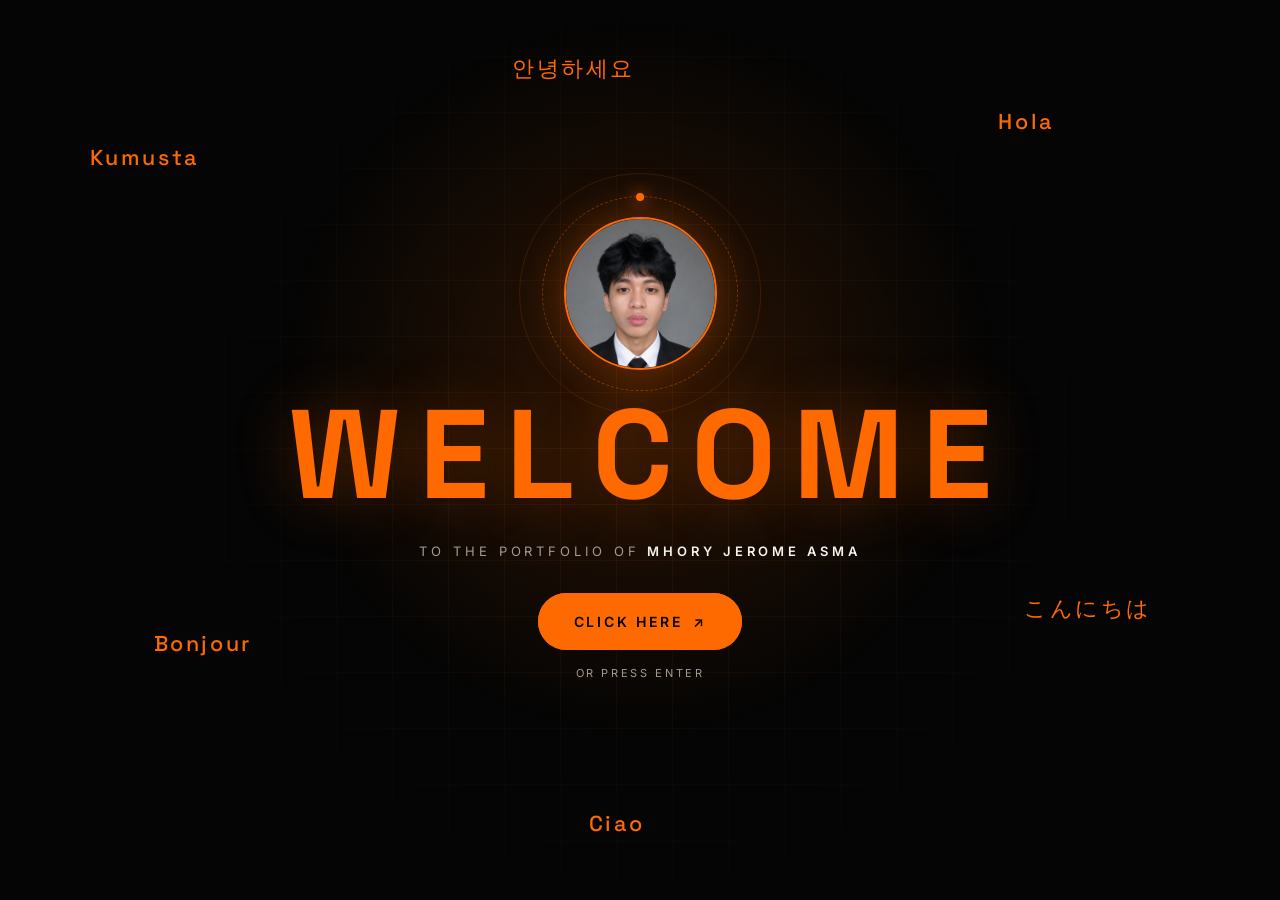
<file: index.html>
<!doctype html>
<html lang="en">
<head>
<meta charset="utf-8">
<meta name="viewport" content="width=device-width, initial-scale=1">
<meta name="theme-color" content="#070707">
<meta name="color-scheme" content="dark">
<style>html,body{background:#070707}</style>
<meta name="description" content="Official portfolio of Mhory Jerome Asma — a 20-year-old Web Developer, Programmer and Full Stack developer from Misamis Oriental, Philippines.">
<title>Mhory Jerome Asma | Portfolio</title>
<script>try{if(sessionStorage.getItem('mjaTrans'))document.documentElement.classList.add('cover')}catch(e){}</script>
<link rel="preconnect" href="https://fonts.googleapis.com">
<link rel="preconnect" href="https://fonts.gstatic.com" crossorigin>
<link href="https://fonts.googleapis.com/css2?family=Inter:wght@300;400;500;600&family=Space+Grotesk:wght@400;500;600;700&family=Playfair+Display:ital,wght@1,500;1,600&display=swap" rel="stylesheet">
<link rel="stylesheet" href="css/style.css">
<link rel="stylesheet" href="css/about.css">
<link rel="stylesheet" href="css/strengths.css">
<link rel="stylesheet" href="css/projects.css">
<link rel="stylesheet" href="css/approach.css">
<link rel="stylesheet" href="css/contact.css">
<link rel="stylesheet" href="css/home.css">
<link rel="stylesheet" href="css/mobile.css">
<noscript><style>.a{opacity:1!important}.mask>span{transform:none!important}.curtain{display:none}</style></noscript>
</head>
<body data-page="home" data-prev="contact.html|Contact" data-next="about.html|About">
<div class="noise"></div><div class="cursor-glow" id="glow"></div>
<div class="intro" id="intro" role="dialog" aria-label="Welcome">
  <div class="pl"></div><div class="pr"></div><div class="intro-bg"></div><div class="intro-glow"></div>
  <div class="greet-float" aria-hidden="true">
    <span style="--x:7%;--y:16%;--t:0s">Kumusta</span><span style="--x:78%;--y:12%;--t:1.2s">Hola</span><span style="--x:12%;--y:70%;--t:2.4s">Bonjour</span>
    <span style="--x:80%;--y:66%;--t:.6s">こんにちは</span><span style="--x:40%;--y:6%;--t:1.8s">안녕하세요</span><span style="--x:46%;--y:90%;--t:3s">Ciao</span>
  </div>
  <div class="intro-inner">
    <div class="intro-photo"><i class="ring ra"></i><i class="ring rb"></i><img src="images/profile.jpg" alt=""></div>
    <div class="welcome-big" id="welcomeBig" aria-label="Welcome"></div>
    <p class="intro-small">to the portfolio of <b>Mhory Jerome Asma</b></p>
    <button class="intro-btn" id="enter" type="button"><span class="pulse"></span>Click here <span class="cur">↗</span></button>
    <div class="intro-hint">or press Enter</div>
  </div>
</div>
<div class="topbar"><a class="brand" href="index.html" data-label="Home"><i><img src="images/profile.jpg" alt="MA"></i><span>MHORY JEROME ASMA</span></a><button class="burger" id="burger" aria-label="Menu" aria-expanded="false"><span></span><span></span><span></span></button></div>
<aside class="side" id="side">
  <a class="brand" href="index.html" data-label="Home" aria-label="Home"><i><img src="images/profile.jpg" alt="MA"></i><span>MHORY JEROME <br>ASMA<small>Portfolio</small></span></a>
  <nav class="nav-list" aria-label="Main"><a href="index.html" data-label="Home" class="active" aria-current="page"><span>Home</span></a><a href="about.html" data-label="About"><span>About</span></a><a href="strengths.html" data-label="Strengths"><span>Strengths</span></a><a href="projects.html" data-label="Projects"><span>Projects</span></a><a href="approach.html" data-label="Approach"><span>Approach</span></a><a href="contact.html" data-label="Contact"><span>Contact</span></a></nav>
  <div class="side-foot">
    <div class="status"><i></i> Open to opportunities</div>
    <div class="copy">© <span id="year"></span> Mhory Jerome Asma</div>
  </div>
</aside>
<main class="page">
<div class="bgfx"><div class="hgrid"></div><div class="orb o1"></div><div class="orb o2"></div></div>
<div class="page-body home" id="sec-home">
  <div>
    <div class="badge a" style="--d:.1s"><i></i> Open to opportunities · 2026</div>
    <p class="hello a" style="--d:.18s">Hello, I’m</p>
    <h1><span class="mask"><span style="--d:.25s">MHORY JEROME</span></span><span class="mask l2"><span style="--d:.38s">ASMA<span class="y">.</span></span></span></h1>
    <div class="role-line a" style="--d:.55s"><span>Web Developer &mdash;</span><span class="typed" id="typed"></span><span class="caret"></span></div>
    <p class="hero-p a" style="--d:.65s">A 20-year-old Web Developer, Programmer, and Full Stack developer from Misamis Oriental, Philippines. I build fast, responsive websites and web applications, from clean interfaces to reliable back ends and databases.</p>
    <div class="actions a" style="--d:.78s">
      <a class="btn primary mag" href="projects.html" data-label="Projects">View My Work <span class="arr">↗</span></a>
      <a class="btn mag" href="contact.html" data-label="Contact">Let’s Connect <span class="arr">↗</span></a>
      <button class="btn mag" id="download" type="button">Download Profile ↓</button>
    </div>
    <div class="hero-meta a" style="--d:.9s">
      <div><b>Focus</b>Full stack web development</div><div><b>Work Ethic</b>Reliable &amp; consistent</div><div><b>Age</b>20 years old</div><div><b>Based in</b>Misamis Oriental, PH</div>
    </div>
  </div>
  <div class="id-wrap a r" style="--d:.4s">
    <div class="id-card" data-tilt>
      <div class="id-ring r1"></div><div class="id-ring r2"></div><img class="id-photo" src="images/profile.jpg" alt="Mhory Jerome Asma">
      <div class="float-tag t1"><b>✦</b> Clean Code</div><div class="float-tag t2"><b>✓</b> Full Stack</div>
      <div class="id-foot"><small>Portfolio · 2026</small><strong>Mhory Jerome Asma</strong><span>Full Stack Web Developer</span></div>
    </div>
  </div>
</div>
<div class="m-sections" aria-label="More sections">
<section class="msec" id="sec-about">
<div class="head"><div class="a"><div class="kicker">01 — About Me</div><h2>Built to work,<br><span class="serif y">built to last.</span></h2></div><p class="a" style="--d:.12s">A brief introduction to who I am, what I do, and how I build websites and applications.</p></div>
<div class="page-body about">
  <article class="card about-copy a l" style="--d:.15s">
    <p class="lead">I’m <b>Mhory Jerome Asma</b>, a 20-year-old Web Developer, Programmer, and Full Stack developer from Misamis Oriental, Philippines, with a genuine passion for building websites and applications from front end to back end.</p>
    <p class="t">I enjoy turning ideas into working software. I build <b>responsive interfaces, clean and maintainable code, and reliable servers and databases</b>. I approach every task with a positive attitude, attention to detail, and a strong sense of accountability, whether I’m working independently or as part of a team.</p>
    <p class="t">I believe in <b>honest communication, clean code, and delivering work I can be proud of</b>. My goal is to keep building a strong foundation of programming knowledge and experience, and to grow into a developer who is trusted for reliability, integrity, and real results.</p>
    <div class="sign"><span class="serif">Mhory Jerome Asma</span><small>Full Stack Developer</small></div>
  </article>
  <aside class="card a r" style="--d:.25s">
    <div class="facts">
      <div class="fact"><span>Full Name</span><b>Mhory Jerome Asma</b></div>
      <div class="fact"><span>Profession</span><b>Web Developer · Programmer</b></div>
      <div class="fact"><span>Age</span><b>20 years old</b></div>
      <div class="fact"><span>Location</span><b>Misamis Oriental, Philippines</b></div>
      <div class="fact"><span>Languages</span><b>Filipino · English</b></div>
      <div class="fact"><span>Availability</span><b class="ok">● Open to opportunities</b></div>
    </div>
    <div class="stats">
      <div class="stat"><strong data-count="4">0</strong><span>Focus areas</span></div>
      <div class="stat"><strong data-count="6">0</strong><span>Core strengths</span></div>
      <div class="stat"><strong data-count="3">0</strong><span>Concept projects</span></div>
      <div class="stat"><strong data-count="100" data-suffix="%">0</strong><span>Dedication</span></div>
    </div>
  </aside>
</div>
</section>
<section class="msec" id="sec-strengths">
<div class="head"><div class="a"><div class="kicker">02 — Professional Profile</div><h2>What I bring<br><span class="serif y">to the table.</span></h2></div><p class="a" style="--d:.12s">The development skills and working habits I bring into every website, application, and collaboration.</p></div><div class="page-body strengths"><div class="pro-grid"><article class="card pro a z" style="--d:0.1s"><div class="pro-top"><span class="no">01</span><div class="ico"><svg viewBox="0 0 24 24"><path d="M21 15a2 2 0 0 1-2 2H7l-4 4V5a2 2 0 0 1 2-2h14a2 2 0 0 1 2 2z"/></svg></div></div><h3>Front-End Development</h3><p>I build responsive, accessible interfaces with HTML, CSS, and JavaScript that look good and work on every screen.</p></article><article class="card pro a z" style="--d:0.18s"><div class="pro-top"><span class="no">02</span><div class="ico"><svg viewBox="0 0 24 24"><circle cx="12" cy="12" r="9"/><circle cx="12" cy="12" r="4"/><path d="M12 3v3M12 18v3M3 12h3M18 12h3"/></svg></div></div><h3>Back-End Development</h3><p>I build the servers and logic behind an app, with clean code, secure login, and dependable performance.</p></article><article class="card pro a z" style="--d:0.26s"><div class="pro-top"><span class="no">03</span><div class="ico"><svg viewBox="0 0 24 24"><path d="M12 2l2.4 6.6L21 9l-5 4.6L17.5 21 12 17.3 6.5 21 8 13.6 3 9l6.6-.4z"/></svg></div></div><h3>Databases</h3><p>I design and query databases so data stays organized, fast, and safe as an application grows.</p></article><article class="card pro a z" style="--d:0.34s"><div class="pro-top"><span class="no">04</span><div class="ico"><svg viewBox="0 0 24 24"><circle cx="9" cy="8" r="3.2"/><path d="M3 20c0-3.3 2.7-6 6-6s6 2.7 6 6"/><path d="M16 5.2a3.2 3.2 0 0 1 0 5.6M18 14.3c1.8.8 3 2.6 3 4.7"/></svg></div></div><h3>APIs &amp; Integration</h3><p>I build and connect APIs so the front end, back end, and outside services work together smoothly.</p></article><article class="card pro a z" style="--d:0.42s"><div class="pro-top"><span class="no">05</span><div class="ico"><svg viewBox="0 0 24 24"><path d="M3 12a9 9 0 0 1 15.5-6.2L21 8"/><path d="M21 3v5h-5"/><path d="M21 12a9 9 0 0 1-15.5 6.2L3 16"/><path d="M3 21v-5h5"/></svg></div></div><h3>Version Control &amp; Tools</h3><p>I use Git and GitHub to track changes, collaborate with a team, and ship work with confidence.</p></article><article class="card pro a z" style="--d:0.5s"><div class="pro-top"><span class="no">06</span><div class="ico"><svg viewBox="0 0 24 24"><path d="M4 19V5M4 19h16"/><path d="M8 15l4-4 3 3 5-6"/></svg></div></div><h3>Continuous Learning</h3><p>I keep up with new tools and best practices, and turn every project into growth for the next one.</p></article></div>
  <div class="values a" style="--d:.6s"><span>Core values</span><div class="chips"><span class="chip">Integrity</span><span class="chip">Respect</span><span class="chip">Accountability</span><span class="chip">Clean Code</span><span class="chip">Initiative</span><span class="chip">Positive Attitude</span><span class="chip">Attention to Detail</span></div></div>
</div>
</section>
<section class="msec" id="sec-projects">
<div class="head"><div class="a"><div class="kicker">03 — Selected Work</div><h2>Ideas turned into<br><span class="serif y">working software.</span></h2></div><p class="a" style="--d:.12s">Concept projects that showcase how I build websites and applications. Real projects will be added as I grow.</p></div><div class="page-body proj-wrap">
  <div class="filters a" style="--d:.1s"><button class="filter active" data-filter="all">All</button><button class="filter" data-filter="web">Front End</button><button class="filter" data-filter="brand">Back End</button><button class="filter" data-filter="concept">Full Stack</button></div>
  <div class="projects"><article class="project a z" style="--d:0.15s" data-cat="web" tabindex="0" data-title="Responsive Website" data-desc="A concept front-end project: a fast, responsive website built with HTML, CSS, and JavaScript that works smoothly on phones, tablets, and desktops.">
      <div class="art"><div class="mock"><div class="d">● ● ●</div><div class="ln s"></div><div class="ln"></div><div class="bl"></div></div></div>
      <div class="pbody"><span class="ptag">Front End · Concept</span><h3>Responsive Website</h3><p>A clean, fast website that looks great on every screen.</p><div class="pmore"><span>View details</span><i>↗</i></div></div></article><article class="project a z" style="--d:0.25s" data-cat="brand" tabindex="0" data-title="REST API &amp; Database" data-desc="A concept back-end project: a REST API with secure login, input validation, and a database that stores and serves data reliably.">
      <div class="art"><div class="mock"><div class="d">● ● ●</div><div class="ln"></div><div class="ln s"></div><div class="bl" style="height:3rem"></div></div></div>
      <div class="pbody"><span class="ptag">Back End · Concept</span><h3>REST API &amp; Database</h3><p>A secure API and database that power an application.</p><div class="pmore"><span>View details</span><i>↗</i></div></div></article><article class="project a z" style="--d:0.35s" data-cat="concept" tabindex="0" data-title="Full Stack Web App" data-desc="A concept full stack application with a user-friendly front end, a back-end API, and a database, covering login, data management, and a simple dashboard.">
      <div class="art"><div class="mock"><div class="d">● ● ●</div><div class="ln s"></div><div class="bl" style="height:1.6rem"></div><div class="ln"></div></div></div>
      <div class="pbody"><span class="ptag">Full Stack · Concept</span><h3>Full Stack Web App</h3><p>A complete app, from the interface to the database.</p><div class="pmore"><span>View details</span><i>↗</i></div></div></article></div>
</div>
</section>
<section class="msec" id="sec-approach">
<div class="head"><div class="a"><div class="kicker">04 — My Approach</div><h2>Built on a<br><span class="serif y">proven process.</span></h2></div><p class="a" style="--d:.12s">Good software is a process, not a one-time effort. These are the steps I bring to every project.</p></div><div class="page-body approach">
  <div class="track a" style="--d:.1s"><div class="fillbar"></div><div class="node">01</div><div class="node">02</div><div class="node">03</div><div class="node">04</div></div>
  <div class="steps"><article class="card step a" style="--d:0.2s"><div class="kicker">Plan</div><h3>Understand the problem</h3><p>Talk through the goals and the users before writing any code.</p><ul><li>Gather requirements</li><li>Plan the features</li><li>Choose the right tools</li></ul><span class="big">01</span></article><article class="card step a" style="--d:0.3s"><div class="kicker">Design</div><h3>Make it usable</h3><p>Design clear, responsive interfaces that are easy to use on any device.</p><ul><li>Think of the user</li><li>Mobile first</li><li>Keep it simple</li></ul><span class="big">02</span></article><article class="card step a" style="--d:0.4s"><div class="kicker">Build</div><h3>Write clean code</h3><p>Build the front end, back end, and database with clean code, working openly with teammates and clients.</p><ul><li>Quality over quantity</li><li>Share the credit</li><li>Support the team</li></ul><span class="big">03</span></article><article class="card step a" style="--d:0.5s"><div class="kicker">Launch</div><h3>Test &amp; improve</h3><p>Test, fix bugs, deploy, and keep improving from feedback until the results speak for themselves.</p><ul><li>Test everything</li><li>Fix &amp; repeat</li><li>Own the result</li></ul><span class="big">04</span></article></div>
</div>
</section>
<section class="msec" id="sec-contact">
<div class="head"><div class="a"><div class="kicker">05 — Get In Touch</div><h2>Let’s build<br><span class="serif y">something great.</span></h2></div><p class="a" style="--d:.12s">Need a website or a web app, or have a project in mind? I’d be glad to hear from you.</p></div><div class="page-body contact">
  <aside class="card contact-card a l" style="--d:.15s">
    <h3>Let’s connect<span class="y">.</span></h3>
    <p>Thank you for visiting my portfolio. I’m always open to meeting new people, learning from others, and exploring opportunities to grow and contribute.</p>
    <div class="clines">
      <div class="cline"><em>✉</em><div><small>Email</small><span id="emailShow">add-your-email@example.com</span></div></div>
      <div class="cline"><em>⌖</em><div><small>Location</small>Misamis Oriental, Philippines</div></div>
      <div class="cline"><em>◎</em><div><small>Status</small>Open to projects &amp; collaboration</div></div>
      <div class="cline social-line"><em>☍</em><div><small>Social</small><div class="socials" aria-label="Social links"><a class="social" href="https://www.instagram.com/" target="_blank" rel="noopener noreferrer" aria-label="Instagram"><svg viewBox="0 0 24 24"><path d="M7 2h10a5 5 0 0 1 5 5v10a5 5 0 0 1-5 5H7a5 5 0 0 1-5-5V7a5 5 0 0 1 5-5zm0 2.2A2.8 2.8 0 0 0 4.2 7v10A2.8 2.8 0 0 0 7 19.8h10a2.8 2.8 0 0 0 2.8-2.8V7A2.8 2.8 0 0 0 17 4.2H7zm5 3a4.8 4.8 0 1 1 0 9.6 4.8 4.8 0 0 1 0-9.6zm0 2.2a2.6 2.6 0 1 0 0 5.2 2.6 2.6 0 0 0 0-5.2zm5.1-3.3a1.1 1.1 0 1 1 0 2.2 1.1 1.1 0 0 1 0-2.2z"/></svg></a><a class="social" href="https://www.facebook.com/" target="_blank" rel="noopener noreferrer" aria-label="Facebook"><svg viewBox="0 0 24 24"><path d="M13.5 22v-8.9h3l.45-3.5H13.5V7.4c0-1.02.28-1.72 1.75-1.72h1.87V2.55A25 25 0 0 0 14.4 2c-2.7 0-4.55 1.65-4.55 4.68V9.6H6.8v3.5h3.05V22z"/></svg></a><a class="social" href="https://www.whatsapp.com/" target="_blank" rel="noopener noreferrer" aria-label="WhatsApp"><svg viewBox="0 0 24 24"><path d="M12 2a9.7 9.7 0 0 0-8.35 14.65L2.4 22l5.5-1.2A9.8 9.8 0 1 0 12 2zm0 2.1a7.7 7.7 0 0 1 0 15.4 7.6 7.6 0 0 1-3.9-1.07l-.28-.16-3.27.72.74-3.18-.18-.29A7.7 7.7 0 0 1 12 4.1zm-3.3 3.7c-.2 0-.5.08-.75.37-.26.29-.98.96-.98 2.35s1 2.73 1.13 2.92c.14.19 1.95 3.12 4.82 4.25 2.38.94 2.87.75 3.39.7.52-.05 1.67-.68 1.91-1.34.24-.66.24-1.22.17-1.34-.07-.12-.26-.19-.55-.34-.29-.14-1.67-.82-1.93-.91-.26-.1-.45-.14-.64.14-.19.29-.73.91-.9 1.1-.16.19-.33.21-.62.07-.29-.15-1.22-.45-2.33-1.43-.86-.77-1.44-1.72-1.61-2.01-.17-.29-.02-.45.13-.6.13-.13.29-.34.43-.5.14-.17.19-.29.29-.48.1-.19.05-.36-.02-.5-.07-.15-.64-1.54-.88-2.1-.23-.54-.47-.48-.65-.49z"/></svg></a><a class="social" href="https://x.com/" target="_blank" rel="noopener noreferrer" aria-label="X / Twitter"><svg viewBox="0 0 24 24"><path d="M18.9 2H22l-6.78 7.75L23.2 22h-6.25l-4.9-7.35L5.62 22H2.5l7.25-8.29L1.8 2h6.4l4.43 6.75zM17.8 19.8h1.73L7.27 4.1H5.42z"/></svg></a><a class="social" data-mail href="mailto:" aria-label="Gmail"><svg viewBox="0 0 24 24" aria-hidden="true"><path d="M2 6.5A2.5 2.5 0 0 1 4.5 4h15A2.5 2.5 0 0 1 22 6.5v11a2.5 2.5 0 0 1-2.5 2.5h-15A2.5 2.5 0 0 1 2 17.5v-11Zm2.2.4L12 12.6l7.8-5.7a.5.5 0 0 0-.3-.9h-15a.5.5 0 0 0-.3.9Zm15.8 2.3-7.4 5.4a1 1 0 0 1-1.2 0L4 9.2v8.3a.5.5 0 0 0 .5.5h15a.5.5 0 0 0 .5-.5V9.2Z"/></svg></a></div></div></div>
    </div>
    <button class="btn mag" id="copyEmail" type="button">Copy email ⧉</button>
  </aside>
  <form class="card form a r" id="form" style="--d:.25s">
    <div class="row">
      <div class="field"><input id="name" name="name" placeholder=" " required><label for="name">Your name</label></div>
      <div class="field"><input id="email" name="email" type="email" placeholder=" " required><label for="email">Your email</label></div>
    </div>
    <div class="field"><input id="subject" name="subject" placeholder=" " required><label for="subject">Subject</label></div>
    <div class="field grow"><textarea id="message" name="message" placeholder=" " required></textarea><label for="message">Message</label></div>
    <div class="form-foot"><button class="btn primary mag" type="submit">Send Message <span class="arr">↗</span></button><p class="note">Opens a draft in your email app. Nothing is sent or stored by this website.</p></div>
  </form>
</div>
</section>
</div>
<div class="pager"><span></span><span class="hint">Use <kbd>←</kbd> <kbd>→</kbd> keys</span><a class="pg next" href="about.html" data-label="About"><span><small>Next</small><b>About</b></span><i>→</i></a></div>
</main>
<div class="toast" id="toast" role="status" aria-live="polite"></div>
<div class="modal" id="modal" aria-hidden="true"><div class="modal-box" role="dialog" aria-modal="true"><button class="modal-x" id="modalX" aria-label="Close">✕</button><span class="ptag y">Project details</span><h3 id="mTitle"></h3><p id="mDesc"></p></div></div>

<div class="guide" id="guide" aria-hidden="true">
  <span class="g-desk"><i class="g-up">↑</i>Move your cursor up for the menu</span>
  <span class="g-mob"><i class="g-down">↓</i>Scroll to explore</span>
</div>
<script src="js/config.js"></script>
<script src="js/main.js"></script>
<script src="js/home.js"></script>
<script src="js/projects.js"></script>
<script src="js/contact.js"></script>
<script src="js/mobile.js"></script>
<script>document.getElementById('year').textContent=new Date().getFullYear()</script>
</body>
</html>
</file>
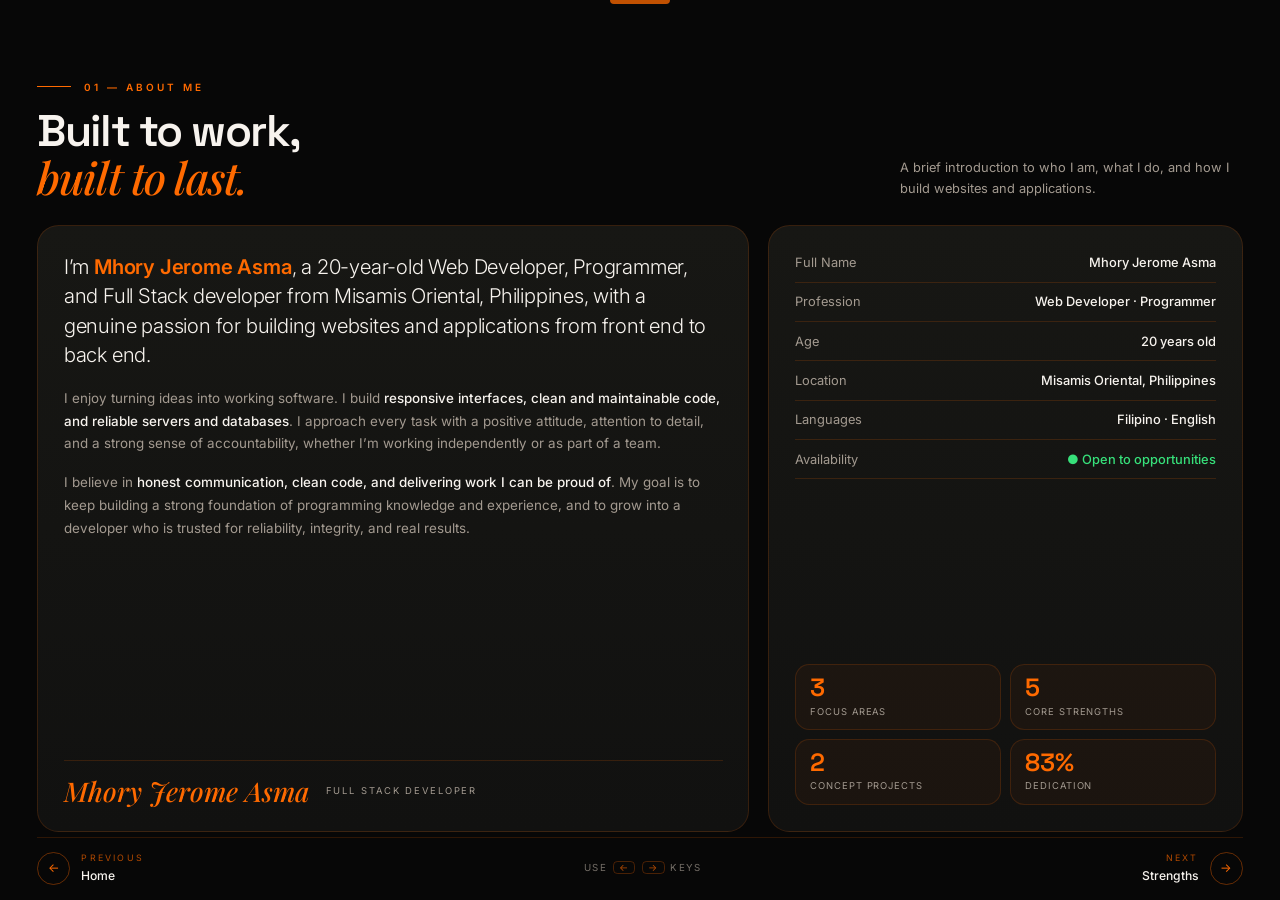
<file: about.html>
<!doctype html>
<html lang="en">
<head>
<meta charset="utf-8">
<meta name="viewport" content="width=device-width, initial-scale=1">
<meta name="theme-color" content="#070707">
<meta name="color-scheme" content="dark">
<style>html,body{background:#070707}</style>
<meta name="description" content="About Mhory Jerome Asma">
<title>About | Mhory Jerome Asma</title>
<script>try{if(sessionStorage.getItem('mjaTrans'))document.documentElement.classList.add('cover')}catch(e){}</script>
<script>if(matchMedia('(max-width:900px)').matches)location.replace('index.html#sec-about')</script>
<link rel="preconnect" href="https://fonts.googleapis.com">
<link rel="preconnect" href="https://fonts.gstatic.com" crossorigin>
<link href="https://fonts.googleapis.com/css2?family=Inter:wght@300;400;500;600&family=Space+Grotesk:wght@400;500;600;700&family=Playfair+Display:ital,wght@1,500;1,600&display=swap" rel="stylesheet">
<link rel="stylesheet" href="css/style.css">
<link rel="stylesheet" href="css/about.css">
<noscript><style>.a{opacity:1!important}.mask>span{transform:none!important}.curtain{display:none}</style></noscript>
</head>
<body data-page="about" data-prev="index.html|Home" data-next="strengths.html|Strengths">
<div class="noise"></div><div class="cursor-glow" id="glow"></div>

<div class="topbar"><a class="brand" href="index.html" data-label="Home"><i><img src="images/profile.jpg" alt="MA"></i><span>MHORY JEROME ASMA</span></a><button class="burger" id="burger" aria-label="Menu" aria-expanded="false"><span></span><span></span><span></span></button></div>
<aside class="side" id="side">
  <a class="brand" href="index.html" data-label="Home" aria-label="Home"><i><img src="images/profile.jpg" alt="MA"></i><span>MHORY JEROME <br>ASMA<small>Portfolio</small></span></a>
  <nav class="nav-list" aria-label="Main"><a href="index.html" data-label="Home"><span>Home</span></a><a href="about.html" data-label="About" class="active" aria-current="page"><span>About</span></a><a href="strengths.html" data-label="Strengths"><span>Strengths</span></a><a href="projects.html" data-label="Projects"><span>Projects</span></a><a href="approach.html" data-label="Approach"><span>Approach</span></a><a href="contact.html" data-label="Contact"><span>Contact</span></a></nav>
  <div class="side-foot">
    <div class="status"><i></i> Open to opportunities</div>
    <div class="copy">© <span id="year"></span> Mhory Jerome Asma</div>
  </div>
</aside>
<main class="page">
<div class="head"><div class="a"><div class="kicker">01 — About Me</div><h2>Built to work,<br><span class="serif y">built to last.</span></h2></div><p class="a" style="--d:.12s">A brief introduction to who I am, what I do, and how I build websites and applications.</p></div>
<div class="page-body about">
  <article class="card about-copy a l" style="--d:.15s">
    <p class="lead">I’m <b>Mhory Jerome Asma</b>, a 20-year-old Web Developer, Programmer, and Full Stack developer from Misamis Oriental, Philippines, with a genuine passion for building websites and applications from front end to back end.</p>
    <p class="t">I enjoy turning ideas into working software. I build <b>responsive interfaces, clean and maintainable code, and reliable servers and databases</b>. I approach every task with a positive attitude, attention to detail, and a strong sense of accountability, whether I’m working independently or as part of a team.</p>
    <p class="t">I believe in <b>honest communication, clean code, and delivering work I can be proud of</b>. My goal is to keep building a strong foundation of programming knowledge and experience, and to grow into a developer who is trusted for reliability, integrity, and real results.</p>
    <div class="sign"><span class="serif">Mhory Jerome Asma</span><small>Full Stack Developer</small></div>
  </article>
  <aside class="card a r" style="--d:.25s">
    <div class="facts">
      <div class="fact"><span>Full Name</span><b>Mhory Jerome Asma</b></div>
      <div class="fact"><span>Profession</span><b>Web Developer · Programmer</b></div>
      <div class="fact"><span>Age</span><b>20 years old</b></div>
      <div class="fact"><span>Location</span><b>Misamis Oriental, Philippines</b></div>
      <div class="fact"><span>Languages</span><b>Filipino · English</b></div>
      <div class="fact"><span>Availability</span><b class="ok">● Open to opportunities</b></div>
    </div>
    <div class="stats">
      <div class="stat"><strong data-count="4">0</strong><span>Focus areas</span></div>
      <div class="stat"><strong data-count="6">0</strong><span>Core strengths</span></div>
      <div class="stat"><strong data-count="3">0</strong><span>Concept projects</span></div>
      <div class="stat"><strong data-count="100" data-suffix="%">0</strong><span>Dedication</span></div>
    </div>
  </aside>
</div>
<div class="pager"><a class="pg prev" href="index.html" data-label="Home"><i>←</i><span><small>Previous</small><b>Home</b></span></a><span class="hint">Use <kbd>←</kbd> <kbd>→</kbd> keys</span><a class="pg next" href="strengths.html" data-label="Strengths"><span><small>Next</small><b>Strengths</b></span><i>→</i></a></div>
</main>
<div class="toast" id="toast" role="status" aria-live="polite"></div>

<script src="js/config.js"></script>
<script src="js/main.js"></script>

<script>document.getElementById('year').textContent=new Date().getFullYear()</script>
</body>
</html>
</file>
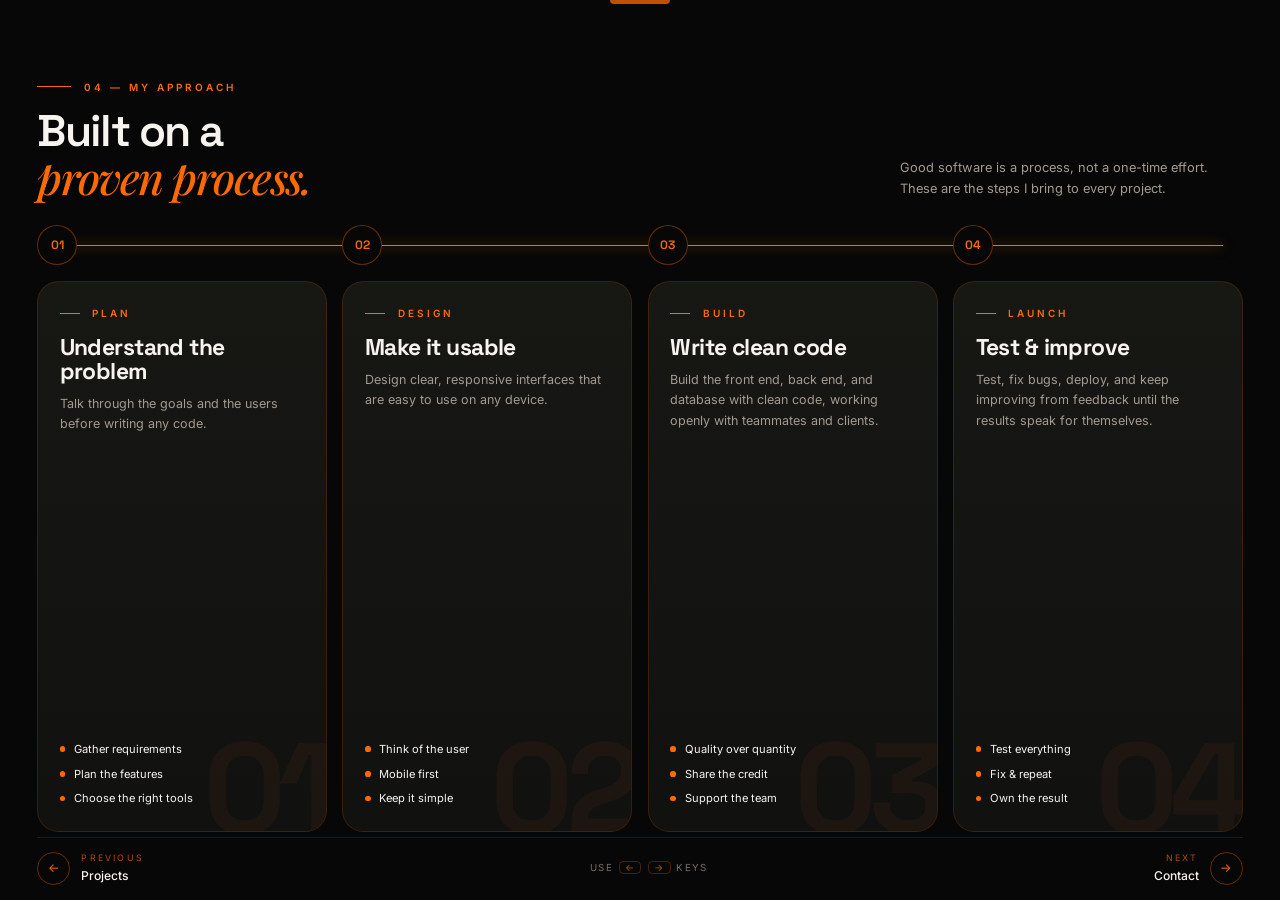
<file: approach.html>
<!doctype html>
<html lang="en">
<head>
<meta charset="utf-8">
<meta name="viewport" content="width=device-width, initial-scale=1">
<meta name="theme-color" content="#070707">
<meta name="color-scheme" content="dark">
<style>html,body{background:#070707}</style>
<meta name="description" content="How Mhory Jerome Asma approaches work">
<title>Approach | Mhory Jerome Asma</title>
<script>try{if(sessionStorage.getItem('mjaTrans'))document.documentElement.classList.add('cover')}catch(e){}</script>
<script>if(matchMedia('(max-width:900px)').matches)location.replace('index.html#sec-approach')</script>
<link rel="preconnect" href="https://fonts.googleapis.com">
<link rel="preconnect" href="https://fonts.gstatic.com" crossorigin>
<link href="https://fonts.googleapis.com/css2?family=Inter:wght@300;400;500;600&family=Space+Grotesk:wght@400;500;600;700&family=Playfair+Display:ital,wght@1,500;1,600&display=swap" rel="stylesheet">
<link rel="stylesheet" href="css/style.css">
<link rel="stylesheet" href="css/approach.css">
<noscript><style>.a{opacity:1!important}.mask>span{transform:none!important}.curtain{display:none}</style></noscript>
</head>
<body data-page="approach" data-prev="projects.html|Projects" data-next="contact.html|Contact">
<div class="noise"></div><div class="cursor-glow" id="glow"></div>

<div class="topbar"><a class="brand" href="index.html" data-label="Home"><i><img src="images/profile.jpg" alt="MA"></i><span>MHORY JEROME ASMA</span></a><button class="burger" id="burger" aria-label="Menu" aria-expanded="false"><span></span><span></span><span></span></button></div>
<aside class="side" id="side">
  <a class="brand" href="index.html" data-label="Home" aria-label="Home"><i><img src="images/profile.jpg" alt="MA"></i><span>MHORY JEROME <br>ASMA<small>Portfolio</small></span></a>
  <nav class="nav-list" aria-label="Main"><a href="index.html" data-label="Home"><span>Home</span></a><a href="about.html" data-label="About"><span>About</span></a><a href="strengths.html" data-label="Strengths"><span>Strengths</span></a><a href="projects.html" data-label="Projects"><span>Projects</span></a><a href="approach.html" data-label="Approach" class="active" aria-current="page"><span>Approach</span></a><a href="contact.html" data-label="Contact"><span>Contact</span></a></nav>
  <div class="side-foot">
    <div class="status"><i></i> Open to opportunities</div>
    <div class="copy">© <span id="year"></span> Mhory Jerome Asma</div>
  </div>
</aside>
<main class="page">
<div class="head"><div class="a"><div class="kicker">04 — My Approach</div><h2>Built on a<br><span class="serif y">proven process.</span></h2></div><p class="a" style="--d:.12s">Good software is a process, not a one-time effort. These are the steps I bring to every project.</p></div><div class="page-body approach">
  <div class="track a" style="--d:.1s"><div class="fillbar"></div><div class="node">01</div><div class="node">02</div><div class="node">03</div><div class="node">04</div></div>
  <div class="steps"><article class="card step a" style="--d:0.2s"><div class="kicker">Plan</div><h3>Understand the problem</h3><p>Talk through the goals and the users before writing any code.</p><ul><li>Gather requirements</li><li>Plan the features</li><li>Choose the right tools</li></ul><span class="big">01</span></article><article class="card step a" style="--d:0.3s"><div class="kicker">Design</div><h3>Make it usable</h3><p>Design clear, responsive interfaces that are easy to use on any device.</p><ul><li>Think of the user</li><li>Mobile first</li><li>Keep it simple</li></ul><span class="big">02</span></article><article class="card step a" style="--d:0.4s"><div class="kicker">Build</div><h3>Write clean code</h3><p>Build the front end, back end, and database with clean code, working openly with teammates and clients.</p><ul><li>Quality over quantity</li><li>Share the credit</li><li>Support the team</li></ul><span class="big">03</span></article><article class="card step a" style="--d:0.5s"><div class="kicker">Launch</div><h3>Test &amp; improve</h3><p>Test, fix bugs, deploy, and keep improving from feedback until the results speak for themselves.</p><ul><li>Test everything</li><li>Fix &amp; repeat</li><li>Own the result</li></ul><span class="big">04</span></article></div>
</div>
<div class="pager"><a class="pg prev" href="projects.html" data-label="Projects"><i>←</i><span><small>Previous</small><b>Projects</b></span></a><span class="hint">Use <kbd>←</kbd> <kbd>→</kbd> keys</span><a class="pg next" href="contact.html" data-label="Contact"><span><small>Next</small><b>Contact</b></span><i>→</i></a></div>
</main>
<div class="toast" id="toast" role="status" aria-live="polite"></div>

<script src="js/config.js"></script>
<script src="js/main.js"></script>

<script>document.getElementById('year').textContent=new Date().getFullYear()</script>
</body>
</html>
</file>
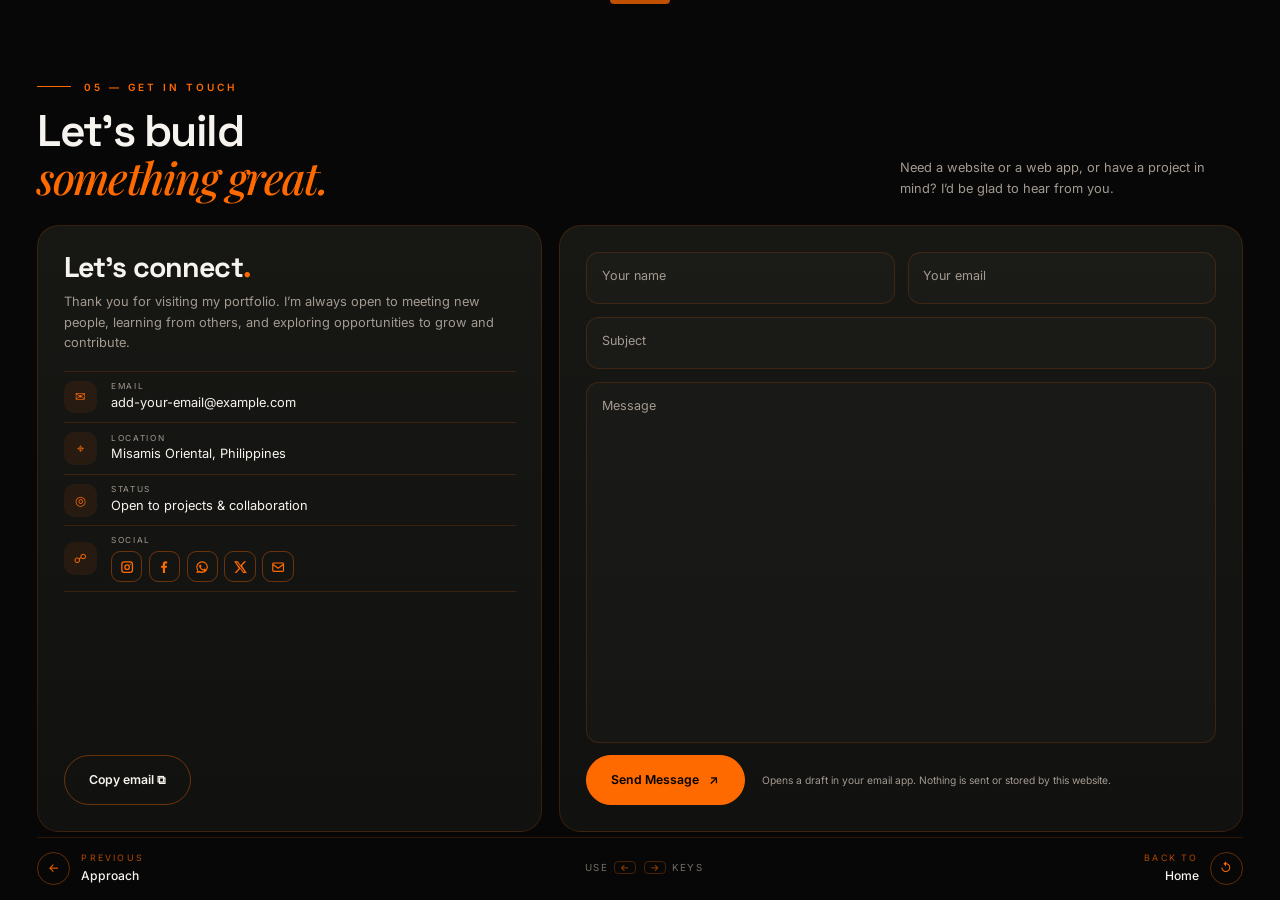
<file: contact.html>
<!doctype html>
<html lang="en">
<head>
<meta charset="utf-8">
<meta name="viewport" content="width=device-width, initial-scale=1">
<meta name="theme-color" content="#070707">
<meta name="color-scheme" content="dark">
<style>html,body{background:#070707}</style>
<meta name="description" content="Get in touch with Mhory Jerome Asma">
<title>Contact | Mhory Jerome Asma</title>
<script>try{if(sessionStorage.getItem('mjaTrans'))document.documentElement.classList.add('cover')}catch(e){}</script>
<script>if(matchMedia('(max-width:900px)').matches)location.replace('index.html#sec-contact')</script>
<link rel="preconnect" href="https://fonts.googleapis.com">
<link rel="preconnect" href="https://fonts.gstatic.com" crossorigin>
<link href="https://fonts.googleapis.com/css2?family=Inter:wght@300;400;500;600&family=Space+Grotesk:wght@400;500;600;700&family=Playfair+Display:ital,wght@1,500;1,600&display=swap" rel="stylesheet">
<link rel="stylesheet" href="css/style.css">
<link rel="stylesheet" href="css/contact.css">
<noscript><style>.a{opacity:1!important}.mask>span{transform:none!important}.curtain{display:none}</style></noscript>
</head>
<body data-page="contact" data-prev="approach.html|Approach" data-next="index.html|Home">
<div class="noise"></div><div class="cursor-glow" id="glow"></div>

<div class="topbar"><a class="brand" href="index.html" data-label="Home"><i><img src="images/profile.jpg" alt="MA"></i><span>MHORY JEROME ASMA</span></a><button class="burger" id="burger" aria-label="Menu" aria-expanded="false"><span></span><span></span><span></span></button></div>
<aside class="side" id="side">
  <a class="brand" href="index.html" data-label="Home" aria-label="Home"><i><img src="images/profile.jpg" alt="MA"></i><span>MHORY JEROME <br>ASMA<small>Portfolio</small></span></a>
  <nav class="nav-list" aria-label="Main"><a href="index.html" data-label="Home"><span>Home</span></a><a href="about.html" data-label="About"><span>About</span></a><a href="strengths.html" data-label="Strengths"><span>Strengths</span></a><a href="projects.html" data-label="Projects"><span>Projects</span></a><a href="approach.html" data-label="Approach"><span>Approach</span></a><a href="contact.html" data-label="Contact" class="active" aria-current="page"><span>Contact</span></a></nav>
  <div class="side-foot">
    <div class="status"><i></i> Open to opportunities</div>
    <div class="copy">© <span id="year"></span> Mhory Jerome Asma</div>
  </div>
</aside>
<main class="page">
<div class="head"><div class="a"><div class="kicker">05 — Get In Touch</div><h2>Let’s build<br><span class="serif y">something great.</span></h2></div><p class="a" style="--d:.12s">Need a website or a web app, or have a project in mind? I’d be glad to hear from you.</p></div><div class="page-body contact">
  <aside class="card contact-card a l" style="--d:.15s">
    <h3>Let’s connect<span class="y">.</span></h3>
    <p>Thank you for visiting my portfolio. I’m always open to meeting new people, learning from others, and exploring opportunities to grow and contribute.</p>
    <div class="clines">
      <div class="cline"><em>✉</em><div><small>Email</small><span id="emailShow">add-your-email@example.com</span></div></div>
      <div class="cline"><em>⌖</em><div><small>Location</small>Misamis Oriental, Philippines</div></div>
      <div class="cline"><em>◎</em><div><small>Status</small>Open to projects &amp; collaboration</div></div>
      <div class="cline social-line"><em>☍</em><div><small>Social</small><div class="socials" aria-label="Social links"><a class="social" href="https://www.instagram.com/" target="_blank" rel="noopener noreferrer" aria-label="Instagram"><svg viewBox="0 0 24 24"><path d="M7 2h10a5 5 0 0 1 5 5v10a5 5 0 0 1-5 5H7a5 5 0 0 1-5-5V7a5 5 0 0 1 5-5zm0 2.2A2.8 2.8 0 0 0 4.2 7v10A2.8 2.8 0 0 0 7 19.8h10a2.8 2.8 0 0 0 2.8-2.8V7A2.8 2.8 0 0 0 17 4.2H7zm5 3a4.8 4.8 0 1 1 0 9.6 4.8 4.8 0 0 1 0-9.6zm0 2.2a2.6 2.6 0 1 0 0 5.2 2.6 2.6 0 0 0 0-5.2zm5.1-3.3a1.1 1.1 0 1 1 0 2.2 1.1 1.1 0 0 1 0-2.2z"/></svg></a><a class="social" href="https://www.facebook.com/" target="_blank" rel="noopener noreferrer" aria-label="Facebook"><svg viewBox="0 0 24 24"><path d="M13.5 22v-8.9h3l.45-3.5H13.5V7.4c0-1.02.28-1.72 1.75-1.72h1.87V2.55A25 25 0 0 0 14.4 2c-2.7 0-4.55 1.65-4.55 4.68V9.6H6.8v3.5h3.05V22z"/></svg></a><a class="social" href="https://www.whatsapp.com/" target="_blank" rel="noopener noreferrer" aria-label="WhatsApp"><svg viewBox="0 0 24 24"><path d="M12 2a9.7 9.7 0 0 0-8.35 14.65L2.4 22l5.5-1.2A9.8 9.8 0 1 0 12 2zm0 2.1a7.7 7.7 0 0 1 0 15.4 7.6 7.6 0 0 1-3.9-1.07l-.28-.16-3.27.72.74-3.18-.18-.29A7.7 7.7 0 0 1 12 4.1zm-3.3 3.7c-.2 0-.5.08-.75.37-.26.29-.98.96-.98 2.35s1 2.73 1.13 2.92c.14.19 1.95 3.12 4.82 4.25 2.38.94 2.87.75 3.39.7.52-.05 1.67-.68 1.91-1.34.24-.66.24-1.22.17-1.34-.07-.12-.26-.19-.55-.34-.29-.14-1.67-.82-1.93-.91-.26-.1-.45-.14-.64.14-.19.29-.73.91-.9 1.1-.16.19-.33.21-.62.07-.29-.15-1.22-.45-2.33-1.43-.86-.77-1.44-1.72-1.61-2.01-.17-.29-.02-.45.13-.6.13-.13.29-.34.43-.5.14-.17.19-.29.29-.48.1-.19.05-.36-.02-.5-.07-.15-.64-1.54-.88-2.1-.23-.54-.47-.48-.65-.49z"/></svg></a><a class="social" href="https://x.com/" target="_blank" rel="noopener noreferrer" aria-label="X / Twitter"><svg viewBox="0 0 24 24"><path d="M18.9 2H22l-6.78 7.75L23.2 22h-6.25l-4.9-7.35L5.62 22H2.5l7.25-8.29L1.8 2h6.4l4.43 6.75zM17.8 19.8h1.73L7.27 4.1H5.42z"/></svg></a><a class="social" data-mail href="mailto:" aria-label="Gmail"><svg viewBox="0 0 24 24" aria-hidden="true"><path d="M2 6.5A2.5 2.5 0 0 1 4.5 4h15A2.5 2.5 0 0 1 22 6.5v11a2.5 2.5 0 0 1-2.5 2.5h-15A2.5 2.5 0 0 1 2 17.5v-11Zm2.2.4L12 12.6l7.8-5.7a.5.5 0 0 0-.3-.9h-15a.5.5 0 0 0-.3.9Zm15.8 2.3-7.4 5.4a1 1 0 0 1-1.2 0L4 9.2v8.3a.5.5 0 0 0 .5.5h15a.5.5 0 0 0 .5-.5V9.2Z"/></svg></a></div></div></div>
    </div>
    <button class="btn mag" id="copyEmail" type="button">Copy email ⧉</button>
  </aside>
  <form class="card form a r" id="form" style="--d:.25s">
    <div class="row">
      <div class="field"><input id="name" name="name" placeholder=" " required><label for="name">Your name</label></div>
      <div class="field"><input id="email" name="email" type="email" placeholder=" " required><label for="email">Your email</label></div>
    </div>
    <div class="field"><input id="subject" name="subject" placeholder=" " required><label for="subject">Subject</label></div>
    <div class="field grow"><textarea id="message" name="message" placeholder=" " required></textarea><label for="message">Message</label></div>
    <div class="form-foot"><button class="btn primary mag" type="submit">Send Message <span class="arr">↗</span></button><p class="note">Opens a draft in your email app. Nothing is sent or stored by this website.</p></div>
  </form>
</div>
<div class="pager"><a class="pg prev" href="approach.html" data-label="Approach"><i>←</i><span><small>Previous</small><b>Approach</b></span></a><span class="hint">Use <kbd>←</kbd> <kbd>→</kbd> keys</span><a class="pg next" href="index.html" data-label="Home"><span><small>Back to</small><b>Home</b></span><i>↺</i></a></div>
</main>
<div class="toast" id="toast" role="status" aria-live="polite"></div>

<script src="js/config.js"></script>
<script src="js/main.js"></script>
<script src="js/contact.js"></script>
<script>document.getElementById('year').textContent=new Date().getFullYear()</script>
</body>
</html>
</file>
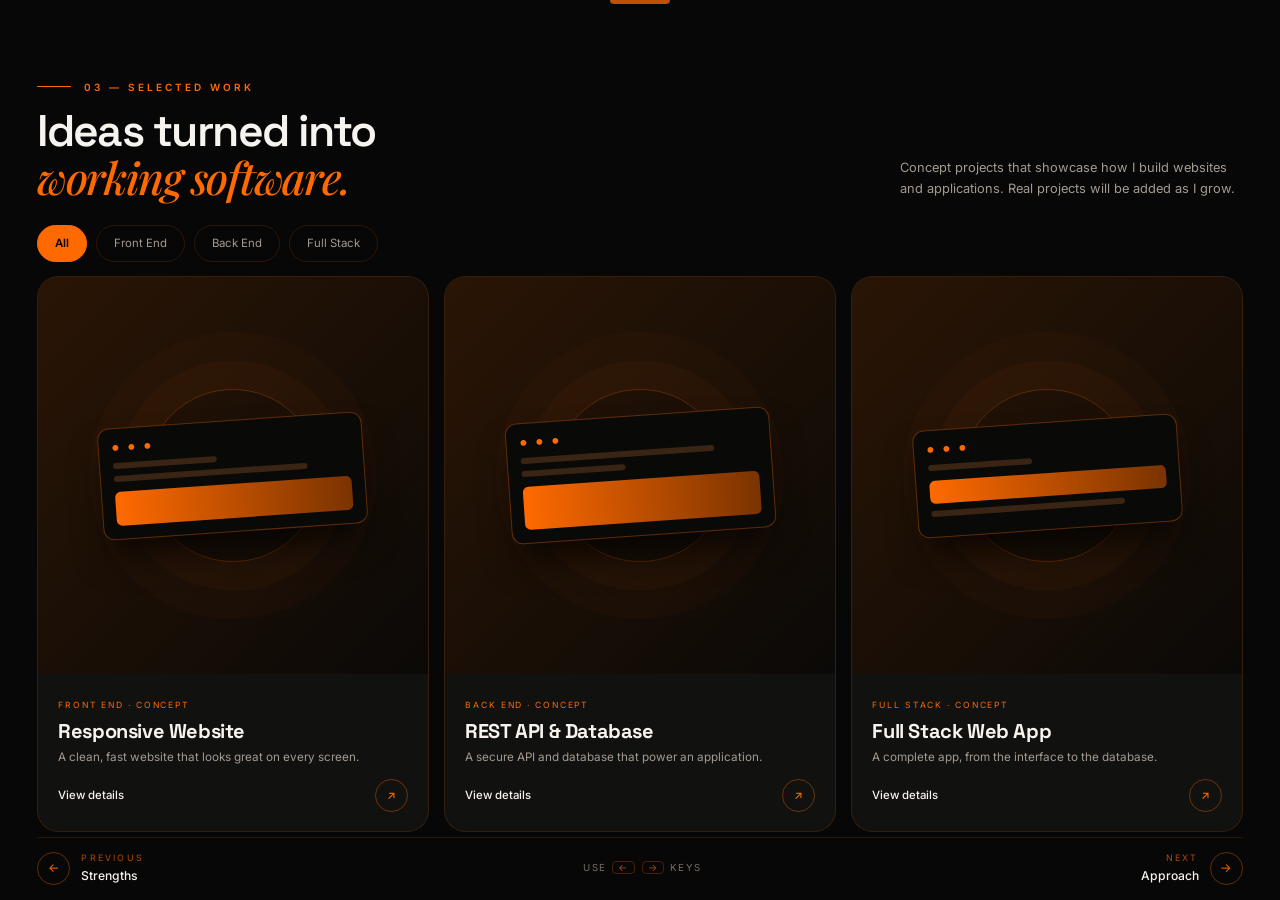
<file: projects.html>
<!doctype html>
<html lang="en">
<head>
<meta charset="utf-8">
<meta name="viewport" content="width=device-width, initial-scale=1">
<meta name="theme-color" content="#070707">
<meta name="color-scheme" content="dark">
<style>html,body{background:#070707}</style>
<meta name="description" content="Selected projects by Mhory Jerome Asma">
<title>Projects | Mhory Jerome Asma</title>
<script>try{if(sessionStorage.getItem('mjaTrans'))document.documentElement.classList.add('cover')}catch(e){}</script>
<script>if(matchMedia('(max-width:900px)').matches)location.replace('index.html#sec-projects')</script>
<link rel="preconnect" href="https://fonts.googleapis.com">
<link rel="preconnect" href="https://fonts.gstatic.com" crossorigin>
<link href="https://fonts.googleapis.com/css2?family=Inter:wght@300;400;500;600&family=Space+Grotesk:wght@400;500;600;700&family=Playfair+Display:ital,wght@1,500;1,600&display=swap" rel="stylesheet">
<link rel="stylesheet" href="css/style.css">
<link rel="stylesheet" href="css/projects.css">
<noscript><style>.a{opacity:1!important}.mask>span{transform:none!important}.curtain{display:none}</style></noscript>
</head>
<body data-page="projects" data-prev="strengths.html|Strengths" data-next="approach.html|Approach">
<div class="noise"></div><div class="cursor-glow" id="glow"></div>

<div class="topbar"><a class="brand" href="index.html" data-label="Home"><i><img src="images/profile.jpg" alt="MA"></i><span>MHORY JEROME ASMA</span></a><button class="burger" id="burger" aria-label="Menu" aria-expanded="false"><span></span><span></span><span></span></button></div>
<aside class="side" id="side">
  <a class="brand" href="index.html" data-label="Home" aria-label="Home"><i><img src="images/profile.jpg" alt="MA"></i><span>MHORY JEROME <br>ASMA<small>Portfolio</small></span></a>
  <nav class="nav-list" aria-label="Main"><a href="index.html" data-label="Home"><span>Home</span></a><a href="about.html" data-label="About"><span>About</span></a><a href="strengths.html" data-label="Strengths"><span>Strengths</span></a><a href="projects.html" data-label="Projects" class="active" aria-current="page"><span>Projects</span></a><a href="approach.html" data-label="Approach"><span>Approach</span></a><a href="contact.html" data-label="Contact"><span>Contact</span></a></nav>
  <div class="side-foot">
    <div class="status"><i></i> Open to opportunities</div>
    <div class="copy">© <span id="year"></span> Mhory Jerome Asma</div>
  </div>
</aside>
<main class="page">
<div class="head"><div class="a"><div class="kicker">03 — Selected Work</div><h2>Ideas turned into<br><span class="serif y">working software.</span></h2></div><p class="a" style="--d:.12s">Concept projects that showcase how I build websites and applications. Real projects will be added as I grow.</p></div><div class="page-body proj-wrap">
  <div class="filters a" style="--d:.1s"><button class="filter active" data-filter="all">All</button><button class="filter" data-filter="web">Front End</button><button class="filter" data-filter="brand">Back End</button><button class="filter" data-filter="concept">Full Stack</button></div>
  <div class="projects"><article class="project a z" style="--d:0.15s" data-cat="web" tabindex="0" data-title="Responsive Website" data-desc="A concept front-end project: a fast, responsive website built with HTML, CSS, and JavaScript that works smoothly on phones, tablets, and desktops.">
      <div class="art"><div class="mock"><div class="d">● ● ●</div><div class="ln s"></div><div class="ln"></div><div class="bl"></div></div></div>
      <div class="pbody"><span class="ptag">Front End · Concept</span><h3>Responsive Website</h3><p>A clean, fast website that looks great on every screen.</p><div class="pmore"><span>View details</span><i>↗</i></div></div></article><article class="project a z" style="--d:0.25s" data-cat="brand" tabindex="0" data-title="REST API &amp; Database" data-desc="A concept back-end project: a REST API with secure login, input validation, and a database that stores and serves data reliably.">
      <div class="art"><div class="mock"><div class="d">● ● ●</div><div class="ln"></div><div class="ln s"></div><div class="bl" style="height:3rem"></div></div></div>
      <div class="pbody"><span class="ptag">Back End · Concept</span><h3>REST API &amp; Database</h3><p>A secure API and database that power an application.</p><div class="pmore"><span>View details</span><i>↗</i></div></div></article><article class="project a z" style="--d:0.35s" data-cat="concept" tabindex="0" data-title="Full Stack Web App" data-desc="A concept full stack application with a user-friendly front end, a back-end API, and a database, covering login, data management, and a simple dashboard.">
      <div class="art"><div class="mock"><div class="d">● ● ●</div><div class="ln s"></div><div class="bl" style="height:1.6rem"></div><div class="ln"></div></div></div>
      <div class="pbody"><span class="ptag">Full Stack · Concept</span><h3>Full Stack Web App</h3><p>A complete app, from the interface to the database.</p><div class="pmore"><span>View details</span><i>↗</i></div></div></article></div>
</div>
<div class="pager"><a class="pg prev" href="strengths.html" data-label="Strengths"><i>←</i><span><small>Previous</small><b>Strengths</b></span></a><span class="hint">Use <kbd>←</kbd> <kbd>→</kbd> keys</span><a class="pg next" href="approach.html" data-label="Approach"><span><small>Next</small><b>Approach</b></span><i>→</i></a></div>
</main>
<div class="toast" id="toast" role="status" aria-live="polite"></div>
<div class="modal" id="modal" aria-hidden="true"><div class="modal-box" role="dialog" aria-modal="true"><button class="modal-x" id="modalX" aria-label="Close">✕</button><span class="ptag y">Project details</span><h3 id="mTitle"></h3><p id="mDesc"></p></div></div>
<script src="js/config.js"></script>
<script src="js/main.js"></script>
<script src="js/projects.js"></script>
<script>document.getElementById('year').textContent=new Date().getFullYear()</script>
</body>
</html>
</file>
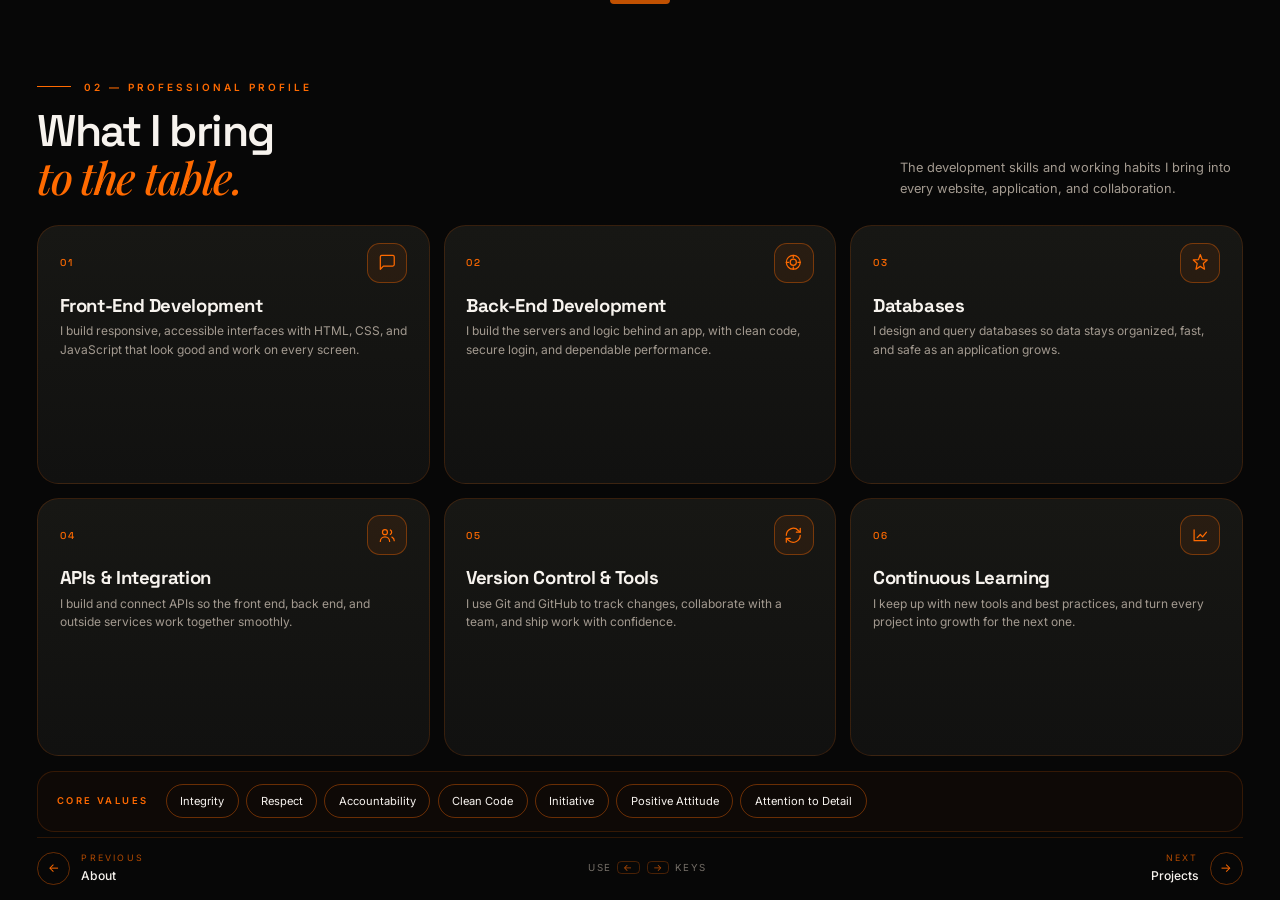
<file: strengths.html>
<!doctype html>
<html lang="en">
<head>
<meta charset="utf-8">
<meta name="viewport" content="width=device-width, initial-scale=1">
<meta name="theme-color" content="#070707">
<meta name="color-scheme" content="dark">
<style>html,body{background:#070707}</style>
<meta name="description" content="Professional strengths of Mhory Jerome Asma">
<title>Strengths | Mhory Jerome Asma</title>
<script>try{if(sessionStorage.getItem('mjaTrans'))document.documentElement.classList.add('cover')}catch(e){}</script>
<script>if(matchMedia('(max-width:900px)').matches)location.replace('index.html#sec-strengths')</script>
<link rel="preconnect" href="https://fonts.googleapis.com">
<link rel="preconnect" href="https://fonts.gstatic.com" crossorigin>
<link href="https://fonts.googleapis.com/css2?family=Inter:wght@300;400;500;600&family=Space+Grotesk:wght@400;500;600;700&family=Playfair+Display:ital,wght@1,500;1,600&display=swap" rel="stylesheet">
<link rel="stylesheet" href="css/style.css">
<link rel="stylesheet" href="css/strengths.css">
<noscript><style>.a{opacity:1!important}.mask>span{transform:none!important}.curtain{display:none}</style></noscript>
</head>
<body data-page="strengths" data-prev="about.html|About" data-next="projects.html|Projects">
<div class="noise"></div><div class="cursor-glow" id="glow"></div>

<div class="topbar"><a class="brand" href="index.html" data-label="Home"><i><img src="images/profile.jpg" alt="MA"></i><span>MHORY JEROME ASMA</span></a><button class="burger" id="burger" aria-label="Menu" aria-expanded="false"><span></span><span></span><span></span></button></div>
<aside class="side" id="side">
  <a class="brand" href="index.html" data-label="Home" aria-label="Home"><i><img src="images/profile.jpg" alt="MA"></i><span>MHORY JEROME <br>ASMA<small>Portfolio</small></span></a>
  <nav class="nav-list" aria-label="Main"><a href="index.html" data-label="Home"><span>Home</span></a><a href="about.html" data-label="About"><span>About</span></a><a href="strengths.html" data-label="Strengths" class="active" aria-current="page"><span>Strengths</span></a><a href="projects.html" data-label="Projects"><span>Projects</span></a><a href="approach.html" data-label="Approach"><span>Approach</span></a><a href="contact.html" data-label="Contact"><span>Contact</span></a></nav>
  <div class="side-foot">
    <div class="status"><i></i> Open to opportunities</div>
    <div class="copy">© <span id="year"></span> Mhory Jerome Asma</div>
  </div>
</aside>
<main class="page">
<div class="head"><div class="a"><div class="kicker">02 — Professional Profile</div><h2>What I bring<br><span class="serif y">to the table.</span></h2></div><p class="a" style="--d:.12s">The development skills and working habits I bring into every website, application, and collaboration.</p></div><div class="page-body strengths"><div class="pro-grid"><article class="card pro a z" style="--d:0.1s"><div class="pro-top"><span class="no">01</span><div class="ico"><svg viewBox="0 0 24 24"><path d="M21 15a2 2 0 0 1-2 2H7l-4 4V5a2 2 0 0 1 2-2h14a2 2 0 0 1 2 2z"/></svg></div></div><h3>Front-End Development</h3><p>I build responsive, accessible interfaces with HTML, CSS, and JavaScript that look good and work on every screen.</p></article><article class="card pro a z" style="--d:0.18s"><div class="pro-top"><span class="no">02</span><div class="ico"><svg viewBox="0 0 24 24"><circle cx="12" cy="12" r="9"/><circle cx="12" cy="12" r="4"/><path d="M12 3v3M12 18v3M3 12h3M18 12h3"/></svg></div></div><h3>Back-End Development</h3><p>I build the servers and logic behind an app, with clean code, secure login, and dependable performance.</p></article><article class="card pro a z" style="--d:0.26s"><div class="pro-top"><span class="no">03</span><div class="ico"><svg viewBox="0 0 24 24"><path d="M12 2l2.4 6.6L21 9l-5 4.6L17.5 21 12 17.3 6.5 21 8 13.6 3 9l6.6-.4z"/></svg></div></div><h3>Databases</h3><p>I design and query databases so data stays organized, fast, and safe as an application grows.</p></article><article class="card pro a z" style="--d:0.34s"><div class="pro-top"><span class="no">04</span><div class="ico"><svg viewBox="0 0 24 24"><circle cx="9" cy="8" r="3.2"/><path d="M3 20c0-3.3 2.7-6 6-6s6 2.7 6 6"/><path d="M16 5.2a3.2 3.2 0 0 1 0 5.6M18 14.3c1.8.8 3 2.6 3 4.7"/></svg></div></div><h3>APIs &amp; Integration</h3><p>I build and connect APIs so the front end, back end, and outside services work together smoothly.</p></article><article class="card pro a z" style="--d:0.42s"><div class="pro-top"><span class="no">05</span><div class="ico"><svg viewBox="0 0 24 24"><path d="M3 12a9 9 0 0 1 15.5-6.2L21 8"/><path d="M21 3v5h-5"/><path d="M21 12a9 9 0 0 1-15.5 6.2L3 16"/><path d="M3 21v-5h5"/></svg></div></div><h3>Version Control &amp; Tools</h3><p>I use Git and GitHub to track changes, collaborate with a team, and ship work with confidence.</p></article><article class="card pro a z" style="--d:0.5s"><div class="pro-top"><span class="no">06</span><div class="ico"><svg viewBox="0 0 24 24"><path d="M4 19V5M4 19h16"/><path d="M8 15l4-4 3 3 5-6"/></svg></div></div><h3>Continuous Learning</h3><p>I keep up with new tools and best practices, and turn every project into growth for the next one.</p></article></div>
  <div class="values a" style="--d:.6s"><span>Core values</span><div class="chips"><span class="chip">Integrity</span><span class="chip">Respect</span><span class="chip">Accountability</span><span class="chip">Clean Code</span><span class="chip">Initiative</span><span class="chip">Positive Attitude</span><span class="chip">Attention to Detail</span></div></div>
</div>
<div class="pager"><a class="pg prev" href="about.html" data-label="About"><i>←</i><span><small>Previous</small><b>About</b></span></a><span class="hint">Use <kbd>←</kbd> <kbd>→</kbd> keys</span><a class="pg next" href="projects.html" data-label="Projects"><span><small>Next</small><b>Projects</b></span><i>→</i></a></div>
</main>
<div class="toast" id="toast" role="status" aria-live="polite"></div>

<script src="js/config.js"></script>
<script src="js/main.js"></script>

<script>document.getElementById('year').textContent=new Date().getFullYear()</script>
</body>
</html>
</file>
<file: css/style.css>
/* =====================================================
   SHARED STYLES  —  sidebar, transitions, buttons, cards
   Everything is sized in rem and the root font-size follows
   the screen height, so each page fits the screen with no scroll.
   ===================================================== */
:root{
  --y:#ff6a00; --y2:#ff9248; --ydeep:#b34a00;
  --bg:#070707; --bg2:#0d0d0b; --card:#111110; --card2:#171714;
  --w:#f7f3ee; --m:#a39a90; --line:rgba(255,106,0,.16); --line2:rgba(255,106,0,.38);
  --ease:cubic-bezier(.22,1,.36,1); --ease2:cubic-bezier(.65,0,.35,1);
  --side:18.5rem;
}
*{box-sizing:border-box;margin:0;padding:0}
@property --grow{syntax:'<number>';inherits:true;initial-value:1}
html{--grow:1;font-size:calc(clamp(10px,min(2.1vh,1.2vw),20px) * var(--grow));-webkit-text-size-adjust:100%;background:var(--bg)}
body{height:100vh;height:100dvh;overflow:hidden;display:grid;grid-template-columns:var(--side) 1fr;background:var(--bg);color:var(--w);font-family:'Inter',system-ui,sans-serif;font-size:1rem;line-height:1.65;-webkit-font-smoothing:antialiased}
a{color:inherit;text-decoration:none;-webkit-tap-highlight-color:transparent}
a:focus,button:focus{outline:none}
a:focus-visible,button:focus-visible{outline:2px solid var(--y);outline-offset:3px;border-radius:.6rem}
.side,.pager,.btn,.filter,.chip,.project,.burger,.topbar,.curtain,.intro{-webkit-user-select:none;user-select:none}
button{font:inherit;color:inherit;cursor:pointer;background:none;border:0;-webkit-tap-highlight-color:transparent}
svg{display:block}
::selection{background:var(--y);color:#000}
.y{color:var(--y)}
.serif{font-family:'Playfair Display',serif;font-style:italic;font-weight:500}
h1,h2,h3,h4{font-family:'Space Grotesk',sans-serif;line-height:1.05;letter-spacing:-.02em}

/* ---------- ambient ---------- */
.noise{position:fixed;inset:0;z-index:1;pointer-events:none;opacity:.05;background-image:url("data:image/svg+xml;utf8,<svg xmlns='http://www.w3.org/2000/svg' width='160' height='160'><filter id='n'><feTurbulence type='fractalNoise' baseFrequency='.9' numOctaves='2' stitchTiles='stitch'/></filter><rect width='100%' height='100%' filter='url(%23n)'/></svg>")}
.cursor-glow{position:fixed;left:0;top:0;width:34rem;height:34rem;margin:-17rem 0 0 -17rem;border-radius:50%;background:radial-gradient(circle,rgba(255,106,0,.10),transparent 65%);pointer-events:none;z-index:2;opacity:0;transition:opacity .5s;will-change:transform}
.cursor-glow.on{opacity:1}

/* =====================================================
   LEFT SIDEBAR NAVIGATION
   ===================================================== */
.side{position:relative;z-index:60;height:100vh;height:100dvh;display:flex;flex-direction:column;padding:1.9rem 1.3rem 1.4rem;background:linear-gradient(180deg,#0c0c0a,#070707);border-right:1px solid var(--line);overflow:hidden}
.side::after{content:'';position:absolute;right:-1px;top:0;bottom:0;width:1px;background:linear-gradient(transparent,var(--y),transparent);opacity:.35}
.brand{display:flex;align-items:center;gap:1rem;padding:0 .6rem 1.7rem;border-bottom:1px solid var(--line)}
.brand i{flex:none;width:3.4rem;height:3.4rem;border-radius:1rem;display:grid;place-items:center;background:var(--y);color:#000;font:700 1.2rem 'Space Grotesk';font-style:normal;transition:transform .6s var(--ease)}
.brand i{overflow:hidden}
.brand i img{width:100%;height:100%;object-fit:cover;object-position:50% 18%;border-radius:inherit}
.brand:hover i{transform:rotate(-10deg) scale(1.08)}
.brand span{display:flex;flex-direction:column;font:600 1rem/1.25 'Space Grotesk';letter-spacing:.08em}
.brand span small{font:500 .62rem 'Inter';letter-spacing:.28em;color:var(--y);margin-top:.2rem;text-transform:uppercase}
.nav-list{flex:1;min-height:0;display:flex;flex-direction:column;justify-content:flex-start;gap:.3rem;padding:.9rem 0 0}
.nav-list a{position:relative;display:flex;align-items:center;gap:1.1rem;padding:.7rem 1.2rem;border-radius:.9rem;font:500 1.05rem/1.1 'Space Grotesk';letter-spacing:-.01em;color:var(--m);transition:color .35s,background .35s,transform .5s var(--ease)}
.nav-list a em{font:500 .72rem 'Inter';font-style:normal;letter-spacing:.14em;color:var(--ydeep);width:1.5rem;transition:color .35s}
.nav-list a::before{content:'';position:absolute;left:0;top:22%;bottom:22%;width:3px;border-radius:3px;background:var(--y);transform:scaleY(0);transition:transform .5s var(--ease)}
.nav-list a:hover{color:var(--w);transform:translateX(.45rem)}
.nav-list a:hover em{color:var(--y)}
.nav-list a.active{color:var(--w);background:rgba(255,106,0,.08)}
.nav-list a.active::before{transform:scaleY(1)}
.nav-list a.active em{color:var(--y)}
.side-foot{padding:1.3rem .6rem 0;border-top:1px solid var(--line)}
.status{display:flex;align-items:center;gap:.6rem;font-size:.78rem;color:var(--m)}
.status i{width:.55rem;height:.55rem;border-radius:50%;background:#37e07a;animation:ping 2s infinite}
@keyframes ping{0%{box-shadow:0 0 0 0 rgba(55,224,122,.55)}70%,100%{box-shadow:0 0 0 .6rem rgba(55,224,122,0)}}
.socials{display:flex;gap:.5rem;margin-top:.9rem}
.social{width:2.3rem;height:2.3rem;border-radius:.7rem;border:1px solid var(--line2);display:grid;place-items:center;color:var(--y);transition:transform .4s var(--ease),background .3s,color .3s}
.social svg{width:1rem;height:1rem;fill:currentColor}
.social:hover{background:var(--y);color:#000;transform:translateY(-.25rem) rotate(-6deg)}
.copy{margin-top:.9rem;font-size:.68rem;color:var(--m);letter-spacing:.04em}

/* mobile top bar (hidden on desktop) */
.topbar,.burger{display:none}

/* =====================================================
   PAGE AREA  (never scrolls on desktop)
   ===================================================== */
.page{position:relative;z-index:3;height:100vh;height:100dvh;min-width:0;display:flex;flex-direction:column;padding:1.7rem 2.6rem 1.1rem;overflow:hidden}
.page-body{flex:1;min-height:0;position:relative}
.head{flex:none;display:flex;justify-content:space-between;align-items:flex-end;gap:2.5rem;margin-bottom:1.5rem}
.kicker{display:flex;align-items:center;gap:.9rem;font-size:.7rem;letter-spacing:.3em;text-transform:uppercase;color:var(--y);font-weight:600}
.kicker::before{content:'';width:2.4rem;height:1px;background:var(--y)}
.head h2{font-size:3.1rem;font-weight:600;letter-spacing:-.035em;margin-top:.9rem}
.head p{max-width:24rem;color:var(--m);font-size:.9rem;line-height:1.6;padding-bottom:.3rem}

/* prev / next pager */
.pager{flex:none;display:flex;justify-content:space-between;align-items:center;padding-top:.9rem;margin-top:.9rem;border-top:1px solid var(--line)}
.pg{display:inline-flex;align-items:center;gap:.8rem;font-size:.85rem;color:var(--m);transition:color .3s}
.pg b{font-weight:500;color:var(--w)}
.pg i{width:2.3rem;height:2.3rem;border-radius:50%;border:1px solid var(--line2);display:grid;place-items:center;font-style:normal;color:var(--y);transition:all .45s var(--ease)}
.pg:hover{color:var(--y)}
.pg:hover i{background:var(--y);color:#000}
.pg.next:hover i{transform:translateX(.3rem)}
.pg.prev:hover i{transform:translateX(-.3rem)}
.pg small{display:block;font-size:.62rem;letter-spacing:.25em;text-transform:uppercase;color:var(--ydeep)}
.pg.next{text-align:right}
.hint{font-size:.68rem;letter-spacing:.14em;text-transform:uppercase;color:var(--m);opacity:.7}
.hint kbd{font:inherit;border:1px solid var(--line2);border-radius:.3rem;padding:0 .35rem;margin:0 .1rem;color:var(--y)}

/* ---------- buttons ---------- */
.btn{position:relative;display:inline-flex;align-items:center;gap:.7rem;padding:.95rem 1.7rem;border-radius:99px;font-size:.86rem;font-weight:600;border:1px solid var(--line2);overflow:hidden;isolation:isolate;transition:transform .35s var(--ease),color .35s,border-color .35s,box-shadow .35s}
.btn::before{content:'';position:absolute;inset:0;background:var(--y);transform:translateY(101%);transition:transform .5s var(--ease);z-index:-1;border-radius:inherit}
.btn:hover::before{transform:none}
.btn:hover{color:#000;border-color:var(--y)}
.btn:active{transform:scale(.96)}
.btn.primary{background:var(--y);color:#000;border-color:var(--y)}
.btn.primary::before{background:var(--w)}
.btn.primary:hover{box-shadow:0 1.2rem 2.4rem -.8rem rgba(255,106,0,.55)}
.btn .arr{transition:transform .4s var(--ease)}
.btn:hover .arr{transform:translate(.2rem,-.2rem)}

/* ---------- cards ---------- */
.card{position:relative;background:linear-gradient(180deg,var(--card2),var(--card));border:1px solid var(--line);border-radius:1.5rem;padding:1.8rem;overflow:hidden;transition:border-color .5s,transform .6s var(--ease),box-shadow .6s}
.card::after{content:'';position:absolute;inset:0;border-radius:inherit;background:radial-gradient(26rem circle at var(--mx,50%) var(--my,50%),rgba(255,106,0,.09),transparent 60%);opacity:0;transition:opacity .4s;pointer-events:none}
.card:hover{border-color:var(--line2)}
.card:hover::after{opacity:1}

/* ---------- entrance animations (start when body.ready) ---------- */
.a{opacity:0}
body.ready .a{animation:rise 1s var(--ease) both;animation-delay:var(--d,0s)}
body.ready .a.l{animation-name:riseL}
body.ready .a.r{animation-name:riseR}
body.ready .a.z{animation-name:zoom}
@keyframes rise{from{opacity:0;transform:translateY(2.2rem)}to{opacity:1;transform:none}}
@keyframes riseL{from{opacity:0;transform:translateX(-3rem)}to{opacity:1;transform:none}}
@keyframes riseR{from{opacity:0;transform:translateX(3rem)}to{opacity:1;transform:none}}
@keyframes zoom{from{opacity:0;transform:translateY(1.2rem)}to{opacity:1;transform:none}}
.mask{display:block;overflow:hidden;padding-bottom:.1em;margin-bottom:-.1em}
.mask>span{display:block;transform:translateY(110%)}
body.ready .mask>span{animation:maskUp 1.2s var(--ease) both;animation-delay:var(--d,0s)}
@keyframes maskUp{to{transform:none}}


/* ---------- toast ---------- */
.toast{position:fixed;z-index:300;bottom:1.6rem;left:50%;transform:translate(-50%,2rem);opacity:0;background:var(--y);color:#000;padding:.8rem 1.5rem;border-radius:99px;font-size:.85rem;font-weight:600;transition:all .5s var(--ease);max-width:90%;text-align:center}
.toast.show{opacity:1;transform:translate(-50%,0)}

/* =====================================================
   MOBILE / SMALL SCREENS  (menu slides in, page may scroll)
   ===================================================== */
@media(max-width:900px){
  html{font-size:16px}
  body{display:block;height:auto;min-height:100dvh;overflow-x:hidden;overflow-y:auto}
  .topbar{position:fixed;inset:0 0 auto;z-index:120;height:4.2rem;display:flex;align-items:center;justify-content:space-between;padding:0 1.1rem;background:rgba(7,7,7,.85);backdrop-filter:blur(14px);-webkit-backdrop-filter:blur(14px);border-bottom:1px solid var(--line)}
  .topbar .brand{padding:0;border:0;gap:.8rem}.topbar .brand i{width:2.5rem;height:2.5rem;font-size:.95rem;border-radius:.75rem}.topbar .brand span{font-size:.8rem}.topbar .brand span small{display:none}
  .burger{display:block;position:relative;width:2.8rem;height:2.8rem;border:1px solid var(--line2);border-radius:.9rem}
  .burger span{position:absolute;left:.8rem;right:.8rem;height:1.5px;background:var(--y);transition:transform .4s var(--ease),opacity .3s}
  .burger span:nth-child(1){top:1rem}.burger span:nth-child(2){top:1.35rem}.burger span:nth-child(3){top:1.7rem}
  body.menu-open .burger span:nth-child(1){transform:translateY(.35rem) rotate(45deg)}
  body.menu-open .burger span:nth-child(2){opacity:0}
  body.menu-open .burger span:nth-child(3){transform:translateY(-.35rem) rotate(-45deg)}
  .side{position:fixed;inset:0;width:100%;height:100dvh;z-index:110;padding:5.5rem 1.4rem 1.4rem;transform:translateX(-100%);transition:transform .7s var(--ease);overflow-y:auto}
  body.menu-open .side{transform:none}
  .side .brand{display:none}
  .nav-list a{font-size:1.3rem;padding:.9rem 1.1rem}
  .page{height:auto;min-height:100dvh;overflow:visible;padding:5.6rem 1.2rem 1.6rem}
  .page-body{flex:none}
  .head{flex-direction:column;align-items:flex-start;gap:.8rem}
  .head h2{font-size:2.3rem}
  .hint{display:none}
  .cursor-glow{display:none}
}
@media(hover:none){.cursor-glow{display:none}}
@media(prefers-reduced-motion:reduce){
  *,*::before,*::after{animation-duration:.01ms!important;animation-iteration-count:1!important;transition-duration:.01ms!important}
  .a{opacity:1}.mask>span{transform:none}
}


/* =====================================================
   SMOOTH PAGE FADE  (opacity only, no heavy layers)
   ===================================================== */
.curtain{display:none!important}
.page{transition:opacity .38s ease,transform .38s var(--ease);will-change:opacity}
body.leaving .page{opacity:0;transform:translate3d(0,-.5rem,0);pointer-events:none}
html.cover .page{opacity:0;transform:translate3d(0,.6rem,0)}
html.cover .page{transition:none}
/* lighter visuals = no lag */
.noise{display:none}
.orb{filter:none!important;background:radial-gradient(circle,rgba(255,106,0,.20),transparent 68%)!important}
.float-tag{backdrop-filter:none!important;-webkit-backdrop-filter:none!important}

/* =====================================================
   TOP NAVIGATION BAR  (desktop)
   ===================================================== */
@media(min-width:901px){
  :root{--top:4.4rem}
  html{--grow:.93}
  body{display:block}
  .side{position:fixed;top:0;left:0;right:0;width:auto;height:var(--top);z-index:60;flex-direction:row;align-items:center;gap:1.6rem;padding:0 2.4rem;background:rgba(7,7,7,.94);border-right:0;border-bottom:1px solid var(--line);overflow:visible;transform:none}
  .side::after{display:none}
  .side .brand{flex:none;padding:0;border:0;gap:.8rem}
  .side .brand i{width:2.5rem;height:2.5rem;border-radius:.8rem}
  .side .brand span{display:block;font:600 .92rem 'Space Grotesk';letter-spacing:.1em;white-space:nowrap}
  .side .brand span br,.side .brand span small{display:none}
  .nav-list{flex:1;min-height:0;flex-direction:row;justify-content:center;align-items:center;gap:.3rem;padding:0}
  .nav-list a{padding:.65rem 1.15rem;font-size:.95rem;border-radius:.7rem;background:none}
  .nav-list a::before{left:1.15rem;right:1.15rem;top:auto;bottom:.1rem;width:auto;height:2px;transform:scaleX(0);transform-origin:left}
  .nav-list a:hover{transform:translateY(-1px)}
  .nav-list a.active{background:none}
  .nav-list a.active::before{transform:scaleX(1)}
  .side-foot{flex:none;display:flex;align-items:center;gap:1rem;padding:0;border:0}
  .side-foot .status,.side-foot .copy{display:none}
  .socials{margin:0}
  .social{width:2.1rem;height:2.1rem;border-radius:.65rem}
  .page{height:100vh;height:100dvh;padding:calc(var(--top) + 1.1rem) 2.6rem 1rem;overflow-x:hidden;overflow-y:auto;scrollbar-width:none}
  .page::-webkit-scrollbar{display:none}
}

/* =====================================================
   MOBILE MENU — drops down from the top
   ===================================================== */
@media(max-width:900px){
  .side{transform:translateY(-104%);transition:transform .5s var(--ease);padding-top:5.2rem;height:auto;max-height:100dvh;bottom:auto;border-right:0;border-bottom:1px solid var(--line);background:#070707}
  body.menu-open .side{transform:none}
  .side::after{display:none}
  .side-foot .status{display:none}
}

/* ===== top bar: smooth entrance, nav on the right, socials moved to Contact ===== */
@media(min-width:901px){
  .nav-list{justify-content:flex-end}
  .side{transition:transform .9s var(--ease),opacity .7s ease}
  body.opening .side{transform:translate3d(0,-110%,0);opacity:0}
  .nav-list a{transition:color .35s,transform .45s var(--ease)}
  .nav-list a::before{transition:transform .55s var(--ease)}
}
.topbar{transition:transform .9s var(--ease),opacity .7s ease}
body.opening .topbar{transform:translate3d(0,-110%,0);opacity:0}
.social-line .socials{display:flex;flex-wrap:wrap;gap:.45rem;margin:.35rem 0 0}
.social-line .social{width:2.2rem;height:2.2rem}

/* ===== Next / Previous: always visible, always on top, bigger click area ===== */
.pager{position:sticky;bottom:0;z-index:30;background:transparent;margin-top:.4rem}
.pg{position:relative;z-index:31;cursor:pointer;padding:.55rem .6rem;margin:-.55rem -.6rem;border-radius:1rem;touch-action:manipulation}
.pg i{pointer-events:none}
.pg span{pointer-events:none}

/* =====================================================
   AUTO-HIDE MENU BAR (desktop with a mouse)
   Hidden by default; slides down when the pointer touches the top edge
   or the bar, slides away again when the pointer leaves.
   ===================================================== */
@media(min-width:901px) and (hover:hover) and (pointer:fine){
  .side{transform:translate3d(0,-101%,0);transition:transform .45s var(--ease),opacity .45s ease}
  body.nav-show .side,.side:focus-within{transform:none}
  /* small tab at the top so you know where to point */
  body::after{content:'';position:fixed;z-index:59;top:0;left:50%;width:4.2rem;height:.28rem;margin-left:-2.1rem;border-radius:0 0 .4rem .4rem;background:var(--y);opacity:.75;transition:opacity .3s ease,transform .45s var(--ease);pointer-events:none}
  body.nav-show::after{opacity:0;transform:translateY(-100%)}
}
</file>
<file: css/about.css>
/* ================= ABOUT PAGE ================= */
.about{display:grid;grid-template-columns:1.2fr .8fr;gap:1.3rem;height:100%}
.about .card{display:flex;flex-direction:column;min-height:0}
.lead{font-size:1.42rem;line-height:1.45;font-weight:300;letter-spacing:-.01em}
.lead b{font-weight:600;color:var(--y)}
.about-copy p.t{color:var(--m);margin-top:1.1rem;font-size:.94rem;line-height:1.7}
.about-copy p.t b{color:var(--w);font-weight:500}
.sign{margin-top:auto;padding-top:1.2rem;border-top:1px solid var(--line);display:flex;align-items:center;gap:1.1rem}
.sign .serif{font-size:1.9rem;color:var(--y);line-height:1}
.sign small{display:block;font-size:.66rem;letter-spacing:.2em;text-transform:uppercase;color:var(--m)}
.about-copy .lead+p.t{margin-top:1.2rem}
.about-copy .gap{height:1.1rem}

.facts{display:grid}
.fact{display:flex;justify-content:space-between;gap:1rem;padding:.6rem 0;border-bottom:1px solid var(--line);font-size:.9rem}
.fact:first-child{padding-top:0}
.fact span{color:var(--m)}
.fact b{font-weight:500;text-align:right}
.fact b.ok{color:#37e07a}
.stats{display:grid;grid-template-columns:1fr 1fr;gap:.6rem;margin-top:auto;padding-top:.9rem}
.stat{padding:.7rem 1rem;border-radius:1rem;background:rgba(255,106,0,.045);border:1px solid var(--line);transition:transform .5s var(--ease),border-color .4s}
.stat:hover{transform:translateY(-.25rem);border-color:var(--line2)}
.stat strong{display:block;font:600 1.75rem 'Space Grotesk';color:var(--y);line-height:1}
.stat span{display:block;margin-top:.25rem;font-size:.66rem;letter-spacing:.1em;text-transform:uppercase;color:var(--m)}

@media(max-width:900px){
  .about{grid-template-columns:1fr;height:auto}
  .lead{font-size:1.2rem}
  .sign{margin-top:1.6rem}
  .stats{margin-top:1.4rem}
}
</file>
<file: css/strengths.css>
/* ================= STRENGTHS PAGE ================= */
.strengths{display:flex;flex-direction:column;gap:1rem;height:100%}
.pro-grid{flex:1;min-height:0;display:grid;grid-template-columns:repeat(3,1fr);grid-template-rows:1fr 1fr;gap:1rem}
.pro{display:flex;flex-direction:column;padding:1.15rem 1.5rem}
.pro-top{display:flex;align-items:center;justify-content:space-between;margin-bottom:.9rem}
.pro .no{font:500 .7rem 'Space Grotesk';letter-spacing:.2em;color:var(--y)}
.pro .ico{width:2.8rem;height:2.8rem;border-radius:.9rem;display:grid;place-items:center;background:rgba(255,106,0,.08);border:1px solid var(--line2);color:var(--y);transition:transform .6s var(--ease),background .4s,color .4s}
.pro .ico svg{width:1.3rem;height:1.3rem;fill:none;stroke:currentColor;stroke-width:1.6;stroke-linecap:round;stroke-linejoin:round}
.pro:hover .ico{background:var(--y);color:#000;transform:rotate(-8deg) scale(1.08)}
.pro h3{font-size:1.3rem;margin-bottom:.5rem;letter-spacing:-.02em}
.pro p{font-size:.84rem;line-height:1.55;color:var(--m)}
.values{flex:none;display:flex;align-items:center;gap:1.2rem;padding:.9rem 1.3rem;border:1px solid var(--line);border-radius:1.2rem;background:rgba(255,106,0,.03)}
.values>span{flex:none;font-size:.66rem;letter-spacing:.26em;text-transform:uppercase;color:var(--y);font-weight:600}
.chips{display:flex;flex-wrap:wrap;gap:.5rem}
.chip{padding:.45rem .95rem;border:1px solid var(--line2);border-radius:99px;font-size:.78rem;transition:background .35s,color .35s,transform .35s var(--ease)}
.chip:hover{background:var(--y);color:#000;transform:translateY(-.2rem)}

@media(max-width:900px){
  .strengths,.pro-grid{display:block;height:auto}
  .pro{margin-bottom:.9rem}
  .values{flex-direction:column;align-items:flex-start;margin-top:.4rem}
}
</file>
<file: css/projects.css>
/* ================= PROJECTS PAGE ================= */
.proj-wrap{display:flex;flex-direction:column;height:100%}
.filters{flex:none;display:flex;gap:.6rem;flex-wrap:wrap;margin-bottom:1rem}
.filter{padding:.55rem 1.2rem;border:1px solid var(--line);border-radius:99px;font-size:.8rem;color:var(--m);transition:all .35s var(--ease)}
.filter:hover{border-color:var(--line2);color:var(--w)}
.filter.active{background:var(--y);border-color:var(--y);color:#000;font-weight:600}
.projects{flex:1;min-height:0;display:grid;grid-template-columns:repeat(3,1fr);gap:1.1rem}
.project{display:flex;flex-direction:column;min-height:0;background:var(--card);border:1px solid var(--line);border-radius:1.5rem;overflow:hidden;cursor:pointer;text-align:left;transition:transform .6s var(--ease),border-color .4s,box-shadow .6s,opacity .45s}
.project:hover{transform:translateY(-.6rem);border-color:var(--line2);box-shadow:0 2rem 3.5rem -2rem rgba(255,106,0,.25)}
.project.out{opacity:0;transform:scale(.94);pointer-events:none}
.project[hidden]{display:none}
.art{flex:1;min-height:0;position:relative;display:grid;place-items:center;overflow:hidden;background:linear-gradient(135deg,#2a1505,#0b0907)}
.art::before{content:'';position:absolute;width:12rem;height:12rem;border-radius:50%;border:1px solid rgba(255,106,0,.28);box-shadow:0 0 0 2rem rgba(255,106,0,.035),0 0 0 4rem rgba(255,106,0,.025);transition:transform 1s var(--ease)}
.project:hover .art::before{transform:scale(1.15) rotate(20deg)}
.mock{position:relative;width:68%;padding:.9rem;border-radius:.8rem;background:#090907;border:1px solid rgba(255,106,0,.35);box-shadow:0 1.5rem 2.5rem -.6rem rgba(0,0,0,.8);transform:rotate(-4deg);transition:transform .8s var(--ease)}
.project:hover .mock{transform:rotate(0) scale(1.06)}
.mock .d{color:var(--y);font-size:.55rem;letter-spacing:.25rem;margin-bottom:.6rem}
.mock .ln{height:.4rem;width:82%;background:#3a2514;border-radius:4px;margin:.5rem 0}
.mock .ln.s{width:44%}
.mock .bl{height:2.4rem;background:linear-gradient(90deg,var(--y),#7a3300);border-radius:.4rem;margin-top:.7rem;transform-origin:left;animation:shimmer 4s ease-in-out infinite}
@keyframes shimmer{50%{transform:scaleX(.82)}}
.pbody{flex:none;padding:1.2rem 1.4rem 1.3rem}
.ptag{font-size:.6rem;letter-spacing:.22em;text-transform:uppercase;color:var(--y)}
.pbody h3{font-size:1.4rem;margin:.45rem 0 .4rem;letter-spacing:-.02em}
.pbody p{font-size:.82rem;line-height:1.55;color:var(--m)}
.pmore{margin-top:.9rem;display:flex;align-items:center;justify-content:space-between;font-size:.8rem;font-weight:500}
.pmore i{width:2.3rem;height:2.3rem;border-radius:50%;border:1px solid var(--line2);display:grid;place-items:center;font-style:normal;color:var(--y);transition:all .4s var(--ease)}
.project:hover .pmore i{background:var(--y);color:#000;transform:rotate(45deg)}

/* modal */
.modal{position:fixed;inset:0;z-index:250;display:grid;place-items:center;padding:1.2rem;background:rgba(0,0,0,.72);backdrop-filter:blur(10px);-webkit-backdrop-filter:blur(10px);opacity:0;visibility:hidden;transition:opacity .45s,visibility .45s}
.modal.open{opacity:1;visibility:visible}
.modal-box{position:relative;width:min(34rem,100%);padding:2.3rem;border-radius:1.6rem;background:var(--card);border:1px solid var(--line2);transform:translateY(2.5rem) scale(.95);transition:transform .6s var(--ease)}
.modal.open .modal-box{transform:none}
.modal-box h3{font-size:1.9rem;margin:.6rem 0 .8rem}
.modal-box p{color:var(--m);font-size:.95rem}
.modal-x{position:absolute;right:1.1rem;top:1.1rem;width:2.4rem;height:2.4rem;border-radius:50%;border:1px solid var(--line2);color:var(--y);transition:transform .4s var(--ease),background .3s,color .3s}
.modal-x:hover{background:var(--y);color:#000;transform:rotate(90deg)}

@media(max-width:900px){
  .proj-wrap,.projects{display:block;height:auto}
  .project{margin-bottom:1rem}
  .art{height:11rem;flex:none}
}
</file>
<file: css/approach.css>
/* ================= APPROACH PAGE ================= */
.approach{display:flex;flex-direction:column;height:100%}
.track{flex:none;position:relative;display:grid;grid-template-columns:repeat(4,1fr);gap:1.1rem;margin-bottom:1.1rem}
.track::before{content:'';position:absolute;left:1.4rem;right:1.4rem;top:1.4rem;height:1px;background:var(--line)}
.track .fillbar{position:absolute;left:1.4rem;top:1.4rem;height:1px;width:0;background:var(--y);box-shadow:0 0 12px var(--y);transition:width 2.4s var(--ease) .8s}
body.ready .track .fillbar{width:calc(100% - 2.8rem)}
.node{position:relative;z-index:1;width:2.8rem;height:2.8rem;border-radius:50%;display:grid;place-items:center;background:var(--bg);border:1px solid var(--line2);font:600 .85rem 'Space Grotesk';color:var(--y);transition:background .5s,color .5s,transform .6s var(--ease)}
.steps{flex:1;min-height:0;display:grid;grid-template-columns:repeat(4,1fr);gap:1.1rem}
.step{display:flex;flex-direction:column;padding:1.6rem 1.5rem;min-height:0}
.step .big{position:absolute;right:-.2rem;bottom:-1.6rem;font:700 9rem/1 'Space Grotesk';letter-spacing:-.06em;color:rgba(255,106,0,.05);pointer-events:none;transition:color .6s,transform .8s var(--ease)}
.step:hover .big{color:rgba(255,106,0,.13);transform:translateY(-.8rem)}
.step h3{font-size:1.6rem;margin:1rem 0 .7rem;letter-spacing:-.025em}
.step p{font-size:.88rem;line-height:1.65;color:var(--m);position:relative;z-index:1}
.step .kicker::before{width:1.4rem}
.step ul{list-style:none;margin-top:auto;padding-top:1rem;display:grid;gap:.45rem;font-size:.78rem;color:var(--w);position:relative;z-index:1}
.step li{display:flex;gap:.6rem;align-items:center}
.step li::before{content:'';width:.4rem;height:.4rem;border-radius:50%;background:var(--y);flex:none}

@media(max-width:900px){
  .approach,.steps{display:block;height:auto}
  .track{display:none}
  .step{margin-bottom:1rem}
  .step .big{font-size:6rem}
}
</file>
<file: css/contact.css>
/* ================= CONTACT PAGE ================= */
.contact{display:grid;grid-template-columns:.85fr 1.15fr;gap:1.2rem;height:100%}
.contact .card{display:flex;flex-direction:column;min-height:0}
.contact-card h3{font-size:2rem;letter-spacing:-.03em}
.contact-card>p{color:var(--m);margin-top:.7rem;font-size:.9rem;line-height:1.6}
.clines{margin-top:1.2rem}
.cline{display:flex;align-items:center;gap:1rem;padding:.8rem 0;border-bottom:1px solid var(--line);font-size:.9rem;overflow-wrap:anywhere}
.cline:first-child{border-top:1px solid var(--line)}
.cline em{font-style:normal;width:2.3rem;height:2.3rem;border-radius:.7rem;display:grid;place-items:center;background:rgba(255,106,0,.08);color:var(--y);flex:none}
.cline small{display:block;font-size:.58rem;letter-spacing:.2em;text-transform:uppercase;color:var(--m);line-height:1.3}
.contact-card .btn{margin-top:auto;align-self:flex-start}

.form{display:flex;flex-direction:column;gap:.9rem}
.row{display:grid;grid-template-columns:1fr 1fr;gap:.9rem}
.field{position:relative}
.field input,.field textarea{width:100%;background:rgba(255,255,255,.02);border:1px solid var(--line);border-radius:.9rem;padding:1.45rem 1.1rem .5rem;color:var(--w);font:inherit;font-size:.95rem;outline:none;transition:border-color .35s,background .35s,box-shadow .35s}
.field textarea{height:100%;min-height:5rem;resize:none}
.field.grow{flex:1;min-height:0}
.field label{position:absolute;left:1.1rem;top:1rem;font-size:.88rem;color:var(--m);pointer-events:none;transition:all .3s var(--ease)}
.field input:focus,.field textarea:focus{border-color:var(--y);background:rgba(255,106,0,.03);box-shadow:0 0 0 .25rem rgba(255,106,0,.08)}
.field input:focus+label,.field input:not(:placeholder-shown)+label,.field textarea:focus+label,.field textarea:not(:placeholder-shown)+label{top:.4rem;font-size:.6rem;letter-spacing:.14em;text-transform:uppercase;color:var(--y)}
.form-foot{display:flex;align-items:center;gap:1.2rem}
.note{font-size:.72rem;color:var(--m);line-height:1.4}

@media(max-width:900px){
  .contact{grid-template-columns:1fr;height:auto}
  .row{grid-template-columns:1fr}
  .field textarea{min-height:9rem}
  .form-foot{flex-direction:column;align-items:flex-start}
  .contact-card .btn{margin-top:1.4rem}
}

/* breathing room above the Copy email button now that Social is listed */
.contact .cline{padding:.62rem 0}
.contact .clines{margin-bottom:1rem}
</file>
<file: css/home.css>
/* ================= HOME PAGE ================= */
.bgfx{position:absolute;inset:0;overflow:hidden;pointer-events:none;z-index:0}
.page-body{z-index:1}
.hgrid{position:absolute;inset:0;pointer-events:none;background-image:linear-gradient(rgba(255,106,0,.05) 1px,transparent 1px),linear-gradient(90deg,rgba(255,106,0,.05) 1px,transparent 1px);background-size:4rem 4rem;mask-image:radial-gradient(ellipse at 75% 40%,#000,transparent 70%);-webkit-mask-image:radial-gradient(ellipse at 75% 40%,#000,transparent 70%)}
.orb{position:absolute;border-radius:50%;filter:blur(70px);pointer-events:none;will-change:transform}
.orb.o1{width:34rem;height:34rem;right:-8rem;top:-4rem;background:rgba(255,106,0,.15);animation:drift 14s ease-in-out infinite}
.orb.o2{width:22rem;height:22rem;left:-6rem;bottom:-5rem;background:rgba(255,106,0,.07);animation:drift 18s ease-in-out infinite reverse}
@keyframes drift{50%{transform:translate(-2.5rem,2rem) scale(1.08)}}

.home{display:grid;grid-template-columns:minmax(0,1.05fr) minmax(0,.95fr);gap:2rem;align-items:center}
.badge{display:inline-flex;align-items:center;gap:.6rem;padding:.4rem .95rem;border:1px solid var(--line2);border-radius:99px;font-size:.6rem;letter-spacing:.2em;text-transform:uppercase;color:var(--y);background:rgba(255,106,0,.05)}
.badge i{width:.5rem;height:.5rem;border-radius:50%;background:#37e07a;animation:ping 2s infinite}
.hello{margin:1.2rem 0 .2rem;font-size:1rem;color:var(--m)}
.home h1{font-size:3.5rem;font-weight:700;letter-spacing:-.045em;line-height:.96}
.home h1 .l2{color:var(--y)}
.role-line{margin-top:1rem;font-size:1rem;display:flex;gap:.7rem;flex-wrap:wrap;align-items:baseline}
.typed{color:var(--y);font-weight:500;min-height:1.5em}
.caret{display:inline-block;width:2px;height:1.05em;background:var(--y);margin-left:3px;vertical-align:-.15em;animation:blink 1s steps(1) infinite}
@keyframes blink{50%{opacity:0}}
.hero-p{max-width:32rem;margin-top:.8rem;color:var(--m);font-size:.86rem;line-height:1.65}
.actions{display:flex;gap:.6rem;flex-wrap:wrap;margin-top:1.4rem}
.actions .btn{padding:.75rem 1.3rem;font-size:.78rem}
.hero-meta{display:flex;gap:2rem;flex-wrap:wrap;margin-top:3.5rem;padding-top:1rem;border-top:1px solid var(--line)}
.hero-meta div{font-size:.66rem;color:var(--m);letter-spacing:.04em}
.hero-meta b{display:block;color:var(--w);font:600 .82rem 'Space Grotesk';margin-bottom:.1rem}

/* profile card */
.id-wrap{perspective:1200px;display:flex;justify-content:center}
.id-card{position:relative;width:100%;max-width:23rem;aspect-ratio:4/5;border-radius:1.8rem;border:1px solid var(--line2);background:linear-gradient(160deg,#1c130b,#0b0b09 55%,#150d06);overflow:hidden;transform-style:preserve-3d;transition:transform .25s ease-out,box-shadow .5s;box-shadow:0 2.5rem 5rem -2rem rgba(0,0,0,.9)}
.id-card:hover{box-shadow:0 2.5rem 6rem -2rem rgba(255,106,0,.28)}
.id-card::before{content:'';position:absolute;inset:0;background:radial-gradient(circle at var(--mx,50%) var(--my,0%),rgba(255,106,0,.22),transparent 55%)}
.id-ring{position:absolute;left:50%;top:44%;border-radius:50%;border:1px solid rgba(255,106,0,.22);transform:translate(-50%,-50%)}
.id-ring.r1{width:62%;aspect-ratio:1}
.id-ring.r2{width:88%;aspect-ratio:1;border-style:dashed;animation:spin 40s linear infinite}
.id-ring.r2::after{content:'';position:absolute;top:50%;right:-5px;width:9px;height:9px;border-radius:50%;background:var(--y);box-shadow:0 0 18px var(--y)}
@keyframes spin{to{transform:translate(-50%,-50%) rotate(360deg)}}
.id-mono{position:absolute;left:50%;top:44%;transform:translate(-50%,-50%);font:700 5.6rem 'Space Grotesk';letter-spacing:-.06em;color:var(--y);text-shadow:0 0 60px rgba(255,106,0,.35)}
.id-photo{position:absolute;left:50%;top:44%;width:58%;aspect-ratio:1;transform:translate(-50%,-50%);border-radius:50%;object-fit:cover;object-position:50% 20%;border:2px solid var(--y);box-shadow:0 0 50px rgba(255,106,0,.3)}
.id-foot{position:absolute;left:0;right:0;bottom:0;padding:1.3rem 1.4rem;background:linear-gradient(transparent,rgba(0,0,0,.88) 60%)}
.id-foot small{font-size:.6rem;letter-spacing:.3em;text-transform:uppercase;color:var(--y)}
.id-foot strong{display:block;font:600 1.15rem 'Space Grotesk';margin-top:.2rem}
.id-foot span{font-size:.75rem;color:var(--m)}
.float-tag{position:absolute;padding:.55rem .85rem;border-radius:.9rem;background:rgba(17,17,16,.88);border:1px solid var(--line2);backdrop-filter:blur(10px);font-size:.72rem;display:flex;gap:.5rem;white-space:nowrap;animation:bob 6s ease-in-out infinite}
.float-tag b{color:var(--y);font-weight:600}
.float-tag.t1{left:1rem;top:12%}
.float-tag.t2{right:1rem;top:66%;animation-delay:-2.5s}
@keyframes bob{50%{transform:translateY(-.7rem)}}

/* ---------- welcome intro (first visit only) ---------- */
.intro{position:fixed;inset:0;z-index:500;display:grid;place-items:center;overflow:hidden;background:#050505}
.intro .pl,.intro .pr{position:absolute;top:0;bottom:0;width:50.5%;background:#050505;z-index:3;transition:transform 1s var(--ease2)}
.intro .pl{left:0}.intro .pr{right:0}
.intro.open .pl{transform:translateX(-101%)}.intro.open .pr{transform:translateX(101%)}
.intro-bg{position:absolute;inset:0;z-index:1;background-image:linear-gradient(rgba(255,106,0,.07) 1px,transparent 1px),linear-gradient(90deg,rgba(255,106,0,.07) 1px,transparent 1px);background-size:56px 56px;mask-image:radial-gradient(circle,#000 10%,transparent 70%);-webkit-mask-image:radial-gradient(circle,#000 10%,transparent 70%);animation:gridMove 10s linear infinite}
@keyframes gridMove{to{background-position:56px 56px}}
.intro-ring{position:absolute;z-index:2;width:min(80vw,560px);aspect-ratio:1;border-radius:50%;border:1px solid rgba(255,106,0,.25);animation:ringSpin 14s linear infinite}
.intro-ring::before{content:'';position:absolute;top:-5px;left:50%;width:10px;height:10px;margin-left:-5px;border-radius:50%;background:var(--y);box-shadow:0 0 24px var(--y)}
.intro-ring.r2{width:min(58vw,390px);animation-direction:reverse;animation-duration:9s;border-style:dashed;border-color:rgba(255,106,0,.18)}
.intro-ring.r2::before{display:none}
@keyframes ringSpin{to{transform:rotate(360deg)}}
.intro-inner{position:relative;z-index:4;text-align:center;padding:24px;transition:opacity .45s,transform .6s var(--ease)}
.intro.open .intro-inner{opacity:0;transform:scale(.94)}
.monogram{width:68px;height:68px;margin:0 auto 26px;display:grid;place-items:center;border:1px solid var(--y);border-radius:20px;font:700 22px 'Space Grotesk';color:var(--y);box-shadow:0 0 40px rgba(255,106,0,.2);opacity:0;animation:monoIn .9s .2s var(--ease) forwards}
@keyframes monoIn{from{opacity:0;transform:translateY(20px) rotate(-12deg)}to{opacity:1;transform:rotate(-6deg)}}
.intro-small{font-size:11px;letter-spacing:.42em;text-transform:uppercase;color:var(--m);opacity:0;animation:fadeUp .8s .55s var(--ease) forwards}
.intro-name{margin:14px 0 8px;font:700 clamp(34px,8vw,88px)/1 'Space Grotesk';letter-spacing:-.03em;display:flex;flex-wrap:wrap;justify-content:center;gap:0 .28em}
.intro-name .word{display:inline-flex;overflow:hidden;padding-bottom:.08em}
.intro-name .ch{display:inline-block;transform:translateY(110%);animation:chUp .8s var(--ease) forwards}
.intro-name .word:last-child .ch{color:var(--y)}
@keyframes chUp{to{transform:none}}
.intro-role{font-size:13px;color:var(--m);letter-spacing:.22em;text-transform:uppercase;opacity:0;animation:fadeUp .8s 1.5s var(--ease) forwards}
.intro-bar{width:min(260px,65vw);height:2px;background:rgba(255,106,0,.15);margin:30px auto 24px;overflow:hidden;border-radius:4px}
.intro-bar span{display:block;height:100%;background:var(--y);transform:translateX(-100%);animation:load 2.6s .4s var(--ease2) forwards}
@keyframes load{to{transform:none}}
.intro-btn{display:inline-flex;align-items:center;gap:10px;padding:13px 26px;border-radius:99px;background:var(--y);color:#000;font-weight:600;font-size:12px;letter-spacing:.14em;text-transform:uppercase;opacity:0;animation:fadeUp .8s 1.9s var(--ease) forwards;transition:transform .3s var(--ease),box-shadow .3s}
.intro-btn:hover{transform:translateY(-3px);box-shadow:0 14px 40px -8px rgba(255,106,0,.6)}
.intro-btn:active{transform:scale(.96)}
@keyframes fadeUp{from{opacity:0;transform:translateY(18px)}to{opacity:1;transform:none}}

@media(max-width:900px){
  /* PHONE: photo on top, introduction text below */
  .home{display:flex;flex-direction:column;gap:1.4rem;align-items:stretch}
  .id-wrap{order:-1;perspective:none}
  .home>div:first-child{order:1;text-align:center}
  .id-card{width:100%;max-width:15.5rem;aspect-ratio:1/1.25;margin-inline:auto;border-radius:1.6rem;transform:none!important;transform-style:flat}
  .id-photo{top:40%;width:62%}
  .id-ring{top:40%}
  .id-ring.r2{animation:none}
  .id-foot{padding:1rem 1.1rem}
  .id-foot strong{font-size:1.05rem}
  .float-tag{animation:none;backdrop-filter:none;-webkit-backdrop-filter:none;background:rgba(17,17,16,.92);font-size:.66rem;padding:.4rem .65rem}
  .float-tag.t1{left:.6rem;top:6%}.float-tag.t2{right:.6rem;top:60%}
  .badge{font-size:.55rem}
  .hello{margin:1rem 0 .1rem;font-size:.95rem}
  .home h1{font-size:2.7rem}
  .role-line{justify-content:center;font-size:1rem;margin-top:.8rem}
  .hero-p{margin-inline:auto;font-size:.9rem;margin-top:.9rem}
  .actions{justify-content:center;margin-top:1.2rem}
  .actions .btn{padding:.8rem 1.25rem;font-size:.8rem}
  .hero-meta{justify-content:center;gap:1.1rem 1.6rem;margin-top:1.6rem;text-align:center}
  .hero-meta div{font-size:.68rem}
  .page-body.home{padding-bottom:.5rem}
  .caret{display:none}
  /* keep it light on phones: no big blurred layers, no full-screen noise */
  .orb{display:none}
  .hgrid{mask-image:none;-webkit-mask-image:none;opacity:.6}
}
@media(max-width:900px),(hover:none){
  .noise{display:none}
  .intro-bg{animation:none;mask-image:none;-webkit-mask-image:none;opacity:.5}
  .greet-float{display:none}
  .intro-glow{animation:none}
  .intro-photo .rb{display:none}
}

/* ---------- NEW welcome screen: HELLO / WELCOME / click here ---------- */
.intro-glow{position:absolute;z-index:1;left:50%;top:42%;width:min(90vw,820px);aspect-ratio:1;transform:translate(-50%,-50%);border-radius:50%;background:radial-gradient(circle,rgba(255,106,0,.16),transparent 62%);animation:glowPulse 4s ease-in-out infinite}
@keyframes glowPulse{50%{opacity:.55;transform:translate(-50%,-50%) scale(1.12)}}
.greet-float{position:absolute;inset:0;z-index:2;pointer-events:none}
.greet-float span{position:absolute;left:var(--x);top:var(--y);font:500 clamp(14px,2.4vh,26px) 'Space Grotesk';letter-spacing:.12em;color:rgba(255,106,0,.0);animation:greet 6s var(--t) ease-in-out infinite}
@keyframes greet{0%{opacity:0;transform:translateY(14px);color:rgba(255,106,0,0)}25%,60%{color:rgba(255,106,0,.38);transform:none}100%{opacity:1;color:rgba(255,106,0,0);transform:translateY(-14px)}}
.intro-inner{display:flex;flex-direction:column;align-items:center;width:100%;max-width:900px}
.intro-photo{position:relative;width:clamp(86px,17vh,160px);aspect-ratio:1;margin-bottom:clamp(10px,2.4vh,24px);opacity:0;animation:photoIn 1s .1s var(--ease) forwards}
@keyframes photoIn{from{opacity:0;transform:scale(.4) rotate(-20deg)}to{opacity:1;transform:none}}
.intro-photo img{position:absolute;inset:0;width:100%;height:100%;border-radius:50%;object-fit:cover;object-position:50% 20%;border:2px solid var(--y);box-shadow:0 0 50px rgba(255,106,0,.35)}
.intro-photo .ring{position:absolute;left:50%;top:50%;border-radius:50%;border:1px solid rgba(255,106,0,.4);transform:translate(-50%,-50%)}
.intro-photo .ra{width:128%;aspect-ratio:1;border-style:dashed;animation:ringSpin 12s linear infinite}
.intro-photo .ra::before{content:'';position:absolute;top:-4px;left:50%;width:8px;height:8px;margin-left:-4px;border-radius:50%;background:var(--y);box-shadow:0 0 16px var(--y)}
.intro-photo .rb{width:158%;aspect-ratio:1;border-color:rgba(255,106,0,.15);animation:ringSpin 20s linear infinite reverse}
.hello-big,.welcome-big{display:flex;justify-content:center}
.hello-big{font:700 clamp(54px,min(19vw,19vh),190px)/.95 'Space Grotesk';letter-spacing:-.04em;color:var(--w);text-shadow:0 0 70px rgba(255,106,0,.25)}
.welcome-big{margin-top:clamp(6px,1.4vh,14px);font:600 clamp(18px,min(5.4vw,5.6vh),54px)/1 'Space Grotesk';letter-spacing:.38em;margin-right:-.38em;color:var(--y)}
.hello-big .lt,.welcome-big .lt{display:inline-block;opacity:0}
.hello-big .lt{animation:helloIn .9s var(--ease) forwards}
@keyframes helloIn{0%{opacity:0;transform:translateY(60%) rotate(8deg) scale(.7);filter:blur(10px)}100%{opacity:1;transform:none;filter:none}}
.hello-big .dot{color:var(--y)}
.welcome-big .lt{animation:welIn .7s var(--ease) forwards,shimmer 3s 3s ease-in-out infinite}
@keyframes welIn{0%{opacity:0;transform:translateX(-18px);filter:blur(6px)}100%{opacity:1;transform:none;filter:none}}
@keyframes shimmer{0%,100%{color:var(--y)}50%{color:#ffd0ad;text-shadow:0 0 24px rgba(255,106,0,.8)}}
.intro-small{margin-top:clamp(10px,2vh,20px);font-size:clamp(10px,1.7vh,13px);letter-spacing:.3em;text-transform:uppercase;color:var(--m);opacity:0;animation:fadeUp .8s 2.1s var(--ease) forwards}
.intro-small b{color:var(--w);font-weight:600}
.intro-btn{position:relative;margin-top:clamp(16px,3.4vh,34px);padding:clamp(12px,2vh,17px) clamp(26px,4vh,40px);font-size:clamp(11px,1.8vh,14px);letter-spacing:.2em;opacity:0;animation:fadeUp .8s 2.7s var(--ease) forwards,btnFloat 2.4s 3.5s ease-in-out infinite}
@keyframes btnFloat{50%{transform:translateY(-6px)}}
.intro-btn .pulse{position:absolute;inset:0;border-radius:inherit;border:2px solid var(--y);animation:btnPulse 1.8s 3.4s ease-out infinite;pointer-events:none}
@keyframes btnPulse{0%{transform:scale(1);opacity:.9}100%{transform:scale(1.55,1.9);opacity:0}}
.intro-btn .cur{display:inline-block;animation:curNudge 1.2s 3.5s ease-in-out infinite}
@keyframes curNudge{50%{transform:translate(4px,-4px)}}
.intro-hint{margin-top:clamp(8px,1.6vh,14px);font-size:clamp(9px,1.4vh,11px);letter-spacing:.24em;text-transform:uppercase;color:var(--m);opacity:0;animation:fadeUp .8s 3.2s var(--ease) forwards}
.intro-btn:hover{animation:fadeUp .8s 2.7s var(--ease) forwards}

/* WELCOME is now the main headline (HELLO removed) */
.welcome-big{margin-top:0;font:700 clamp(40px,min(12vw,14vh),140px)/1 'Space Grotesk';letter-spacing:.14em;margin-right:-.14em;text-shadow:0 0 60px rgba(255,106,0,.3)}
.welcome-big .lt{animation:welIn .8s var(--ease) forwards,shimmer 3s 2s ease-in-out infinite}
.intro-small{animation-delay:1.5s;margin-top:clamp(14px,2.6vh,26px)}
.intro-btn{animation:fadeUp .8s 2s var(--ease) forwards,btnFloat 2.4s 2.8s ease-in-out infinite}
.intro-btn .pulse{animation-delay:2.7s}
.intro-btn .cur{animation-delay:2.8s}
.intro-btn:hover{animation:fadeUp .8s 2s var(--ease) forwards}
.intro-hint{animation-delay:2.5s}

/* ---------- smooth opening (click here -> portfolio) ----------
   Only transform + opacity are animated (GPU), everything that loops is
   paused the moment the doors start to move, so every frame stays cheap. */
.intro .pl,.intro .pr{z-index:0;will-change:transform;backface-visibility:hidden;transition:transform 1.35s cubic-bezier(.76,0,.24,1) .15s}
.intro.open .pl{transform:translate3d(-101%,0,0)}.intro.open .pr{transform:translate3d(101%,0,0)}
/* glowing edge on the doors (replaces the heavy animated box-shadow) */
.intro .pl::after,.intro .pr::after{content:'';position:absolute;top:0;bottom:0;width:3px;background:linear-gradient(transparent,var(--y),transparent);opacity:0;transition:opacity .5s ease .15s}
.intro .pl::after{right:0}.intro .pr::after{left:0}
.intro.open .pl::after,.intro.open .pr::after{opacity:.85}
.intro-bg,.intro-glow,.intro-ring,.greet-float{transition:opacity .6s ease}
.intro.open{background:transparent;pointer-events:none}
.intro.open .intro-bg,.intro.open .intro-glow,.intro.open .intro-ring,.intro.open .greet-float{opacity:0}
.intro .intro-inner{will-change:transform,opacity;transition:opacity .5s ease,transform .9s var(--ease)}
.intro.open .intro-inner{opacity:0;transform:scale(1.1) translateZ(0)}
.intro.open .intro-btn,.intro.open .intro-photo{animation:none}
/* stop every looping animation while the doors open */
.intro.open *,.intro.open *::before,.intro.open *::after{animation-play-state:paused!important}
body.opening .orb,body.opening .id-ring,body.opening .caret{animation-play-state:paused}

/* ===== smoother welcome: only transform/opacity are animated ===== */
@keyframes welIn{0%{opacity:0;transform:translate3d(-14px,0,0)}100%{opacity:1;transform:none}}
@keyframes helloIn{0%{opacity:0;transform:translate3d(0,60%,0) scale(.8)}100%{opacity:1;transform:none}}
@keyframes shimmer{0%,100%{opacity:1}50%{opacity:.72}}
@keyframes gridMove{to{transform:none}}
.intro-bg{animation:none!important}
@keyframes greet{0%{opacity:0;transform:translate3d(0,14px,0)}30%,60%{opacity:.4;transform:none}100%{opacity:0;transform:translate3d(0,-14px,0)}}
.greet-float span{color:rgba(255,106,0,1)}
.intro-photo,.welcome-big .lt{backface-visibility:hidden}
.intro .pl,.intro .pr{transition:transform 1.25s cubic-bezier(.65,0,.2,1) .2s}
.intro .intro-inner{transition:opacity .45s ease,transform .8s var(--ease)}
.intro.open .intro-inner{transform:scale(1.06) translateZ(0)}

/* ===== bigger profile picture, sitting right next to the text ===== */
@media(min-width:901px){
  .home{gap:3rem;grid-template-columns:minmax(0,36rem) minmax(0,27rem);justify-content:center}
  .id-wrap{justify-content:flex-start;padding-right:0}
  .id-card{max-width:27rem}
  .id-photo{width:70%;top:45%}
  .id-ring{top:45%}
  .id-ring.r1{width:78%}
  .id-ring.r2{width:96%}
  .float-tag.t1{left:.8rem;top:9%}
  .float-tag.t2{right:.8rem;top:68%}
}
@media(max-width:900px){
  .id-card{max-width:17.5rem}
  .id-photo{width:68%}
  .id-ring.r1{width:76%}
  .id-ring.r2{width:94%}
}

/* welcome screen shows only on the first visit of a session */
html.cover .intro,html.seen .intro{display:none!important}


/* =====================================================
   HOME GUIDE — tiny, minimal hint. Exists only on Home,
   so it is gone as soon as you go to About / other pages.
   ===================================================== */
.guide{position:fixed;z-index:40;left:50%;top:1.3rem;display:flex;align-items:center;gap:1.4rem;padding:.55rem 1.1rem;border-radius:99px;
  background:rgba(10,10,9,.72);border:1px solid var(--line);color:var(--m);font:500 .68rem/1 'Inter',sans-serif;letter-spacing:.14em;text-transform:uppercase;
  white-space:nowrap;pointer-events:none;opacity:0;transform:translate3d(-50%,-.8rem,0);transition:opacity .45s ease,transform .6s var(--ease)}
body.ready .guide{opacity:.9;transform:translate3d(-50%,0,0);transition-delay:1.4s,1.4s}
body.leaving .guide,body.nav-show .guide,body.opening .guide{opacity:0;transform:translate3d(-50%,-.8rem,0);transition-delay:0s}
.guide span{display:inline-flex;align-items:center;gap:.6rem}
.guide span+span{padding-left:1.4rem;border-left:1px solid var(--line)}
.guide i{font-style:normal;color:var(--y);font-size:.95rem}
.guide .g-up{animation:gUp 1.8s ease-in-out infinite}
.guide .g-down{animation:gDown 1.8s ease-in-out infinite}
@keyframes gUp{50%{transform:translateY(-.25rem)}}
@keyframes gDown{50%{transform:translateY(.25rem)}}
.guide .g-mob{display:none}
@media(max-width:900px){
  .guide .g-desk{display:none}
  .guide .g-mob{display:inline-flex;padding-left:0;border:0}
  .guide{top:auto;bottom:1rem;font-size:.62rem;padding:.5rem .95rem;background:rgba(10,10,9,.92);transform:translate3d(-50%,.8rem,0)}
  body.ready .guide{transform:translate3d(-50%,0,0)}
  body.scrolled .guide{opacity:0!important;transition-delay:0s!important}
}
@media(hover:none) and (min-width:901px){.guide{display:none}}
@media(min-width:901px) and not ((hover:hover) and (pointer:fine)){.guide{display:none}}
@media(max-height:560px){.guide{display:none}}
@media(prefers-reduced-motion:reduce){.guide i{animation:none}}

/* Home top bar: the menu links now glide in from the top after the welcome, same as the other pages */
@media(min-width:901px){
  body.welcome.ready .nav-list a{animation:navDrop .8s var(--ease) backwards}
  body.welcome.ready .nav-list a:nth-child(1){animation-delay:.5s}
  body.welcome.ready .nav-list a:nth-child(2){animation-delay:.58s}
  body.welcome.ready .nav-list a:nth-child(3){animation-delay:.66s}
  body.welcome.ready .nav-list a:nth-child(4){animation-delay:.74s}
  body.welcome.ready .nav-list a:nth-child(5){animation-delay:.82s}
  body.welcome.ready .nav-list a:nth-child(6){animation-delay:.9s}
}
@keyframes brandPop{from{opacity:0;transform:scale(.4) rotate(-25deg)}to{opacity:1;transform:none}}
@keyframes brandText{from{opacity:0;transform:translateX(-.8rem);letter-spacing:.3em}to{opacity:1;transform:none}}
@keyframes navDrop{from{opacity:0;transform:translateY(-.9rem)}to{opacity:1;transform:none}}
</file>
<file: css/mobile.css>
/* =====================================================
   MOBILE = ONE LONG SCROLL  (phones: no tapping Next/Prev)
   Desktop keeps the separate pages; this file only changes
   how things look on small screens + the Home avatar rule.
   ===================================================== */

/* sections are only for phones */
.m-sections{display:none}

/* ---- Home: the small avatar is hidden (the big photo is already there) ---- */
@keyframes brandIn{from{opacity:0;transform:scale(.6) translateX(-.6rem)}to{opacity:1;transform:none}}
@media(min-width:901px){
  /* keep the avatar's space reserved on Home so the name/menu never jump between pages */
  body[data-page="home"] .side .brand{visibility:hidden}
}

@media(max-width:900px){
  body[data-page="home"]:not(.scrolled) .topbar .brand{visibility:hidden}
  body[data-page="home"].scrolled .topbar .brand{animation:brandFade .4s ease backwards}
  @keyframes brandFade{from{opacity:0}to{opacity:1}}

  .pager{display:none!important}

  .m-sections{display:block;position:relative;z-index:1}
  .msec{scroll-margin-top:4.2rem;padding-top:3.2rem;margin-top:2.4rem;border-top:1px solid var(--line)}
  .msec .page-body{margin-top:.4rem}

  /* reveal each block as you scroll to it */
  .m-sections .a{opacity:0;animation:none!important}
  .m-sections .a.in{opacity:1;animation:rise .8s var(--ease) both!important;animation-delay:calc(var(--d,0s)*.4)!important}
  .m-sections .a.in.l{animation-name:riseL!important}
  .m-sections .a.in.r{animation-name:riseR!important}
  .m-sections .a.in.z{animation-name:zoom!important}
  /* the filter animation in projects.js removes .a/.z, so keep cards visible then */
  .m-sections .project:not(.a){opacity:1}
}
@media(max-width:900px) and (prefers-reduced-motion:reduce){
  .m-sections .a{opacity:1}
}
html{scroll-behavior:auto}
</file>
